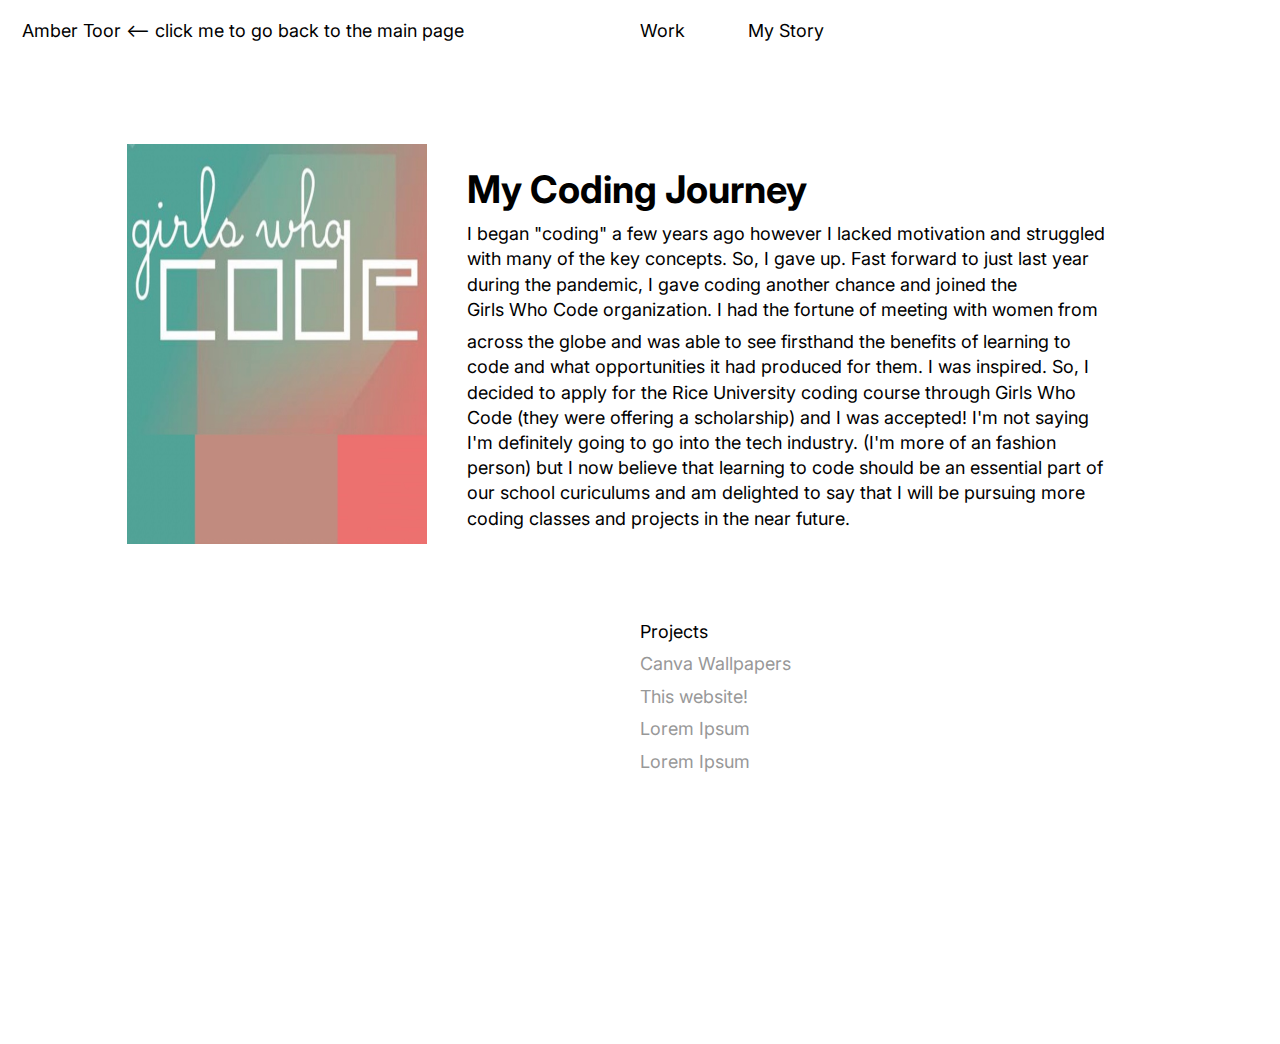
<file: mystory.html>
<!DOCTYPE html>
<!-- saved from url=(0038)https://www.simonfosters.website/about -->
<html
  data-wf-domain="www.simonfosters.website"
  data-wf-page="60fa9c8c4097c4bfb41c71d5"
  data-wf-site="60dc79ab28c396d2972ef3e8"
  class="
    w-mod-js w-mod-ix
    wf-inter-n7-active wf-inter-n4-active wf-inter-n5-active wf-active
  "
>
  <head>
    <meta http-equiv="Content-Type" content="text/html; charset=UTF-8" />
    <style>
      .wf-force-outline-none[tabindex="-1"]:focus {
        outline: none;
      }
    </style>
    <title>My Story - Amber Toor</title>
    <meta
      content="I work with brands, user experiences, interfaces, systems, products and education."
      name="description"
    />
    <meta content="About - Simon Foster" property="og:title" />
    <meta
      content="I work with brands, user experiences, interfaces, systems, products and education."
      property="og:description"
    />
    <meta
      content="https://uploads-ssl.webflow.com/60dc79ab28c396d2972ef3e8/60fc393fe761aeaccd16e656_featured-about.jpg"
      property="og:image"
    />
    <meta content="About - Simon Foster" property="twitter:title" />
    <meta
      content="I work with brands, user experiences, interfaces, systems, products and education."
      property="twitter:description"
    />
    <meta
      content="https://uploads-ssl.webflow.com/60dc79ab28c396d2972ef3e8/60fc393fe761aeaccd16e656_featured-about.jpg"
      property="twitter:image"
    />
    <meta property="og:type" content="website" />
    <meta content="summary_large_image" name="twitter:card" />
    <meta content="width=device-width, initial-scale=1" name="viewport" />
    <meta content="Webflow" name="generator" />
    <link
      href="./css/portfolio.css"
      rel="stylesheet"
      type="text/css"
    />
    <script
      src="./javascript/webfont.js"
      type="text/javascript"
    ></script>
    <link
      rel="stylesheet"
      href="./css/portfolio.css"
      media="all"
    />
    <script type="text/javascript">
      WebFont.load({ google: { families: ["Inter:regular,500,700"] } });
    </script>
    <!--[if lt IE 9
      ]><script
        src="https://cdnjs.cloudflare.com/ajax/libs/html5shiv/3.7.3/html5shiv.min.js"
        type="text/javascript"
      ></script
    ><![endif]-->
    <script type="text/javascript">
      !(function (o, c) {
        var n = c.documentElement,
          t = " w-mod-";
        (n.className += t + "js"),
          ("ontouchstart" in o ||
            (o.DocumentTouch && c instanceof DocumentTouch)) &&
            (n.className += t + "touch");
      })(window, document);
    </script>

  </head>
  <body class="global">

    <header class="masthead">
      <div class="masthead-columns w-row">
        <div class="masthead-logo w-col w-col-6 w-col-medium-6 w-col-tiny-6">
          <a href="index.html" class="logo"
            >Amber Toor <-- click me to go back to the main page</a
          >
        </div>
        <div class="masthead-nav w-col w-col-6 w-col-medium-6 w-col-tiny-6">
          <ul role="list" class="main-nav">
            <li class="nav-item">
              <a href="https://yahoo.com" class="main-nav-link"
                >Work</a
              >
            </li>
            <li class="nav-item">
              <a
                href="about.html"
                aria-current="page"
                class="main-nav-link w--current"
                >My Story</a
              >
            </li>
          </ul>
        </div>
      </div>
    </header>
    
    <header id="top" class="about-header">
      <div class="about-columns swap-order w-row">
        
        <div class="about-column headshot-column w-col w-col-6 w-col-stack">
            <img
            src="./images/mystory_gwc.jpeg"
            loading="lazy"
            style="width:300px; height: 400px;"
            alt="Girls Who Code"
            class=""
          />
        </div>

        <div class="about-column about-info w-col w-col-13 w-col-stack">
          <div class="about-info-container" style="padding-left:40px;">
            <h1 class="mystory-heading">My Coding Journey</h1>
            <p class="mystory-paragraph"></p>
              I began "coding" a few years ago however I lacked motivation 
              and struggled with many of the key concepts. So, I gave up. 
              Fast forward to just last year during the pandemic, I gave 
              coding another chance and joined the 
              
              <a href="https://www.girlswhocode.com" class="linky-link"
                >Girls Who Code</a
                >
                
                organization. I had the fortune of meeting with women from across the globe and was able to see 
                firsthand the benefits of learning to code and what opportunities it had 
                produced for them. I was inspired. So, I decided to apply for the Rice University 
                coding course through Girls Who Code (they were offering a scholarship) and I was 
                accepted! I'm not saying I'm definitely going to go into the tech 
                industry. (I'm more of an fashion person) but I now believe that 
                learning to code should be an essential part of our school curiculums 
                and am delighted to say that I will be pursuing more coding classes and 
                projects in the near future. 
          
            
              
                

              
            </p>
            
          </div>
        </div>
      </div>
    </header>
    
    
    <footer class="global-footer">
      <nav class="footer-nav">
        <h4 class="small-heading">Projects</h4>
        <ul role="list" class="default-vertical-list">
          <li class="vertical-list-item">
           
            
          </li>
          
          <li class="vertical-list-item">
            <a
              href="wallpaper.html"
              class="footer-nav-item"
              >Canva Wallpapers</a
            >
          </li>
          <li class="vertical-list-item">
            <a
              href="index.html"
              class="footer-nav-item"
              >This website!</a
            >
          </li>
          <li class="vertical-list-item">
            <a
              href="index.html"
              class="footer-nav-item"
              >Lorem Ipsum</a
            >
          </li>
          <li class="vertical-list-item">
            <a
              href="index.html"
              class="footer-nav-item"
              >Lorem Ipsum</a
            >
          </li>
        </ul>
        
      </nav>
      
    </footer>
    <script
      src="about/jquery-3.5.1.min.dc5e7f18c8.js"
      type="text/javascript"
      integrity="sha256-9/aliU8dGd2tb6OSsuzixeV4y/faTqgFtohetphbbj0="
      crossorigin="anonymous"
    ></script>
    <script
      src="./javascript/webflow.42bacd0ea.js"
      type="text/javascript"
    ></script>
    <!--[if lte IE 9
      ]><script src="//cdnjs.cloudflare.com/ajax/libs/placeholders/3.0.2/placeholders.min.js"></script
    ><![endif]-->
  </body>
</html>
</file>
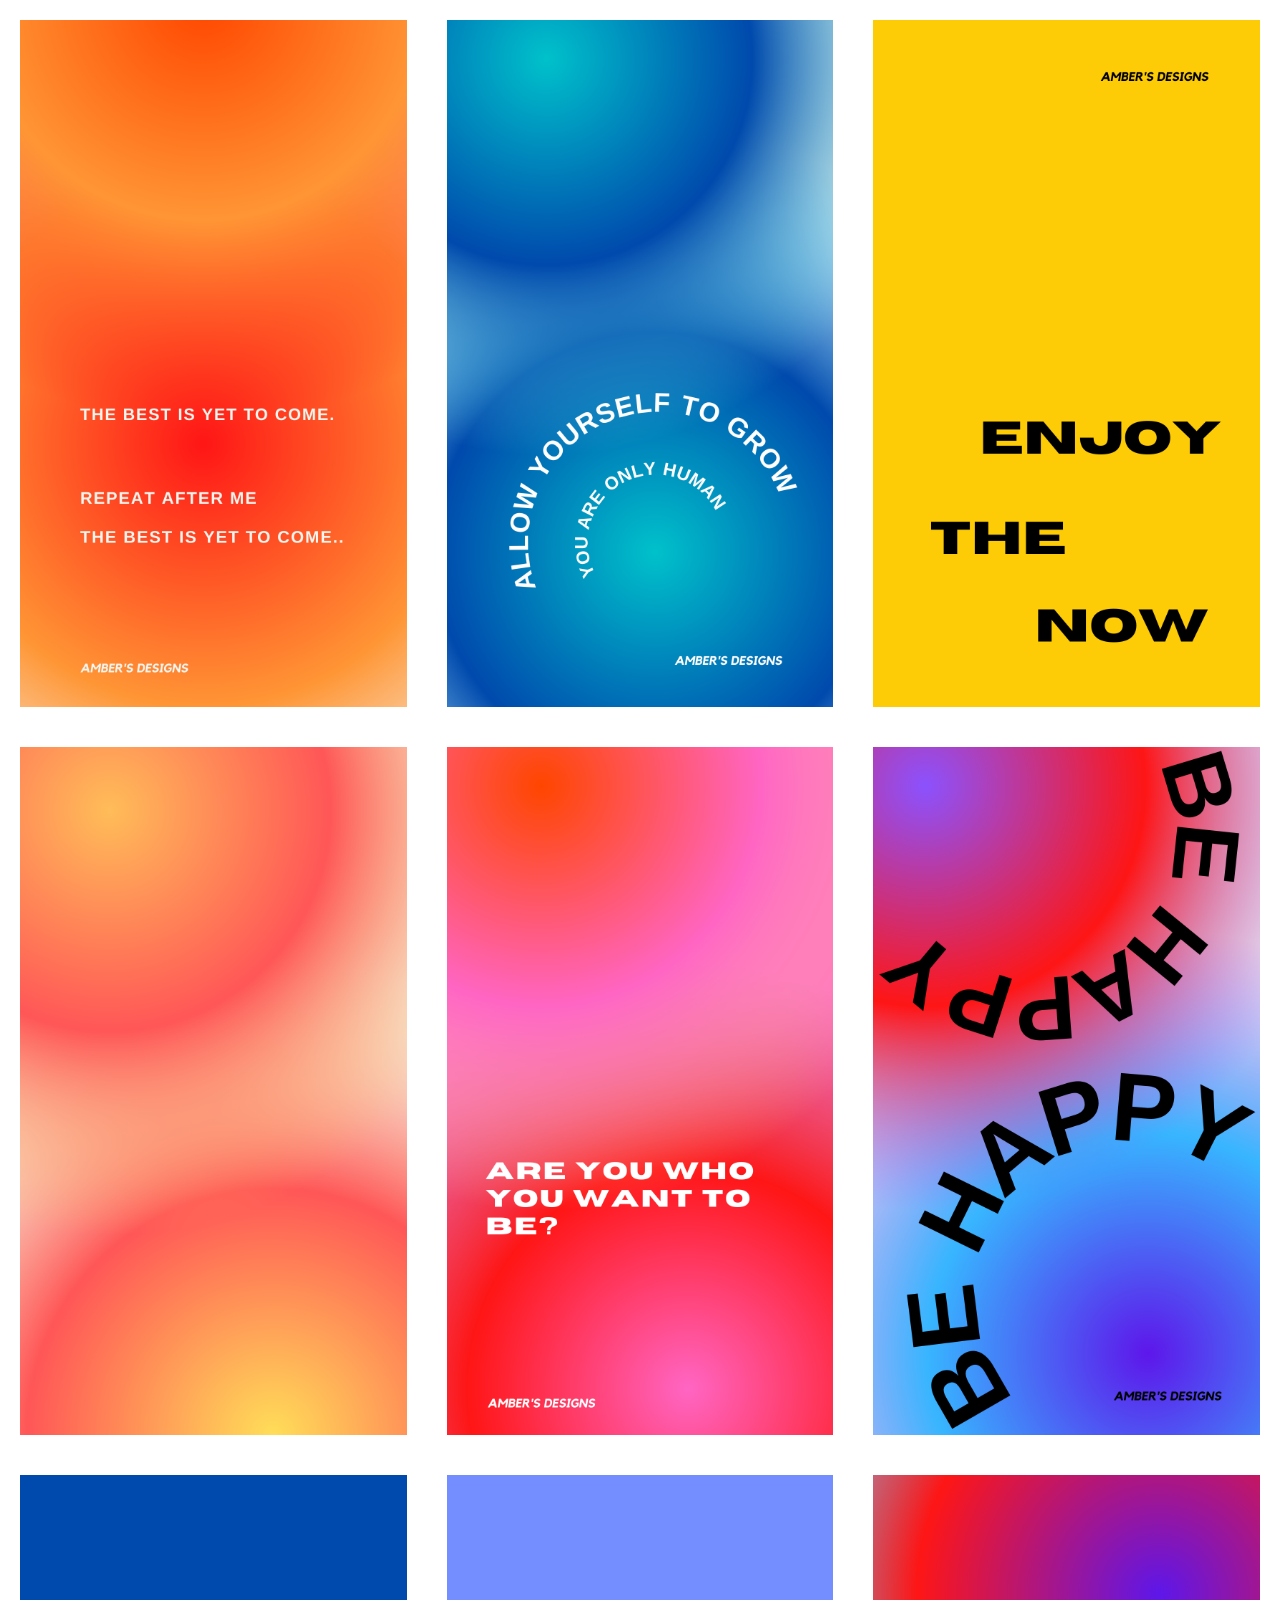
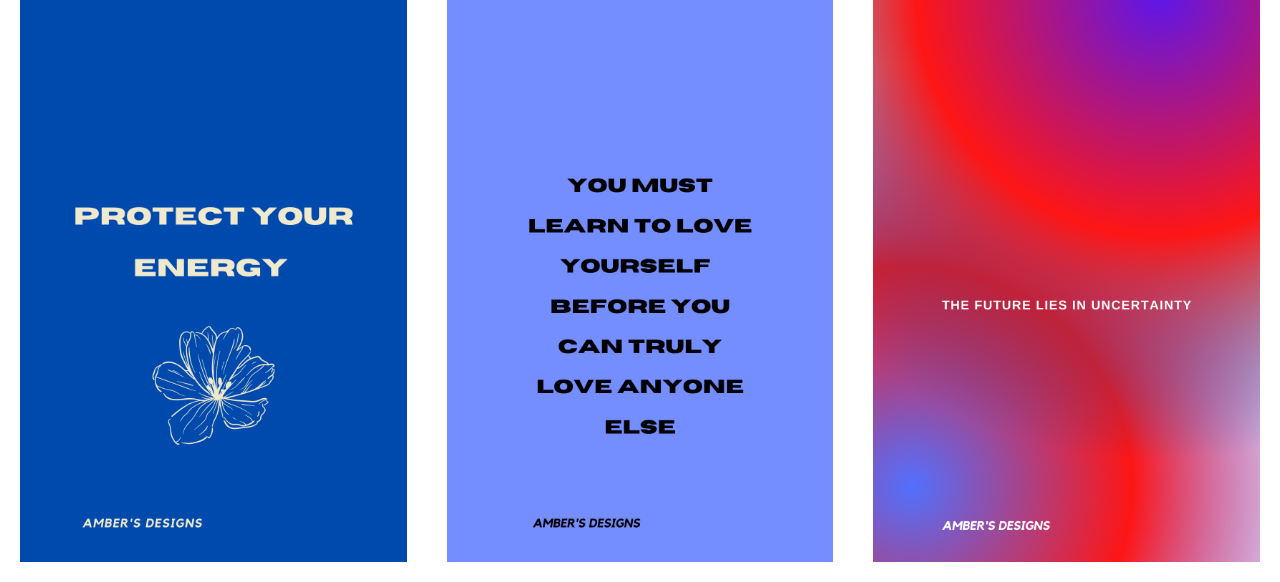
<file: wallpaper.html>
<html>
  <head>

    <!-- various links to portfolio and index -->
    <link rel="stylesheet" href="./css/portfolio.css" />
    <link rel="main file" href="index.html" />
  </head>

  <body>
<!-- first row of images -->
    <!-- BEGIN ROW : 1 -->
    <div class="wallpaper_row">
      <div class="wallpaper_column" style="padding-right: 20px; padding-left: 20px; padding-top: 20px;">
        <img src="./images/wallpaper_best.png" alt="best" style="width: 100%" />
      </div>

      <div class="wallpaper_column" style="padding-right: 20px; padding-left: 20px; padding-top: 20px; ">
        <img src="./images/wallpaper_bluemix.png" alt="blue" style="width: 100%" />
      </div>

      <div class="wallpaper_column" style="padding-right: 20px; padding-left: 20px; padding-top: 20px;">
        <img src="./images/wallpaper_enjoy.png" alt="enjoy" style="width: 100%" />
      </div>
    </div>
    <!-- END   ROW : 1 -->

    <!-- BEGIN ROW : 2 -->
    
    <div class="wallpaper_row">
      <div class="wallpaper_column" style="padding-right: 20px; padding-left: 20px; padding-top: 20px;">
        <img src="./images/wallpaper_orangemix.png" alt="orange" style="width: 100%" />
      </div>

      <div class="wallpaper_column" style="padding-right: 20px; padding-left: 20px; padding-top: 20px;">
        <img src="./images/wallpaper_pinkredmix.png" alt="pink red" style="width: 100%" />
      </div>

      <div class="wallpaper_column" style="padding-right: 20px; padding-left: 20px;padding-top: 20px;">
        <img src="./images/wallpaper_behappy.png" alt="pinkblue" style="width: 100%" />
      </div>
    </div>
    
    <!-- END   ROW : 2 -->

    <!-- BEGIN ROW : 3 -->
    
    <div class="wallpaper_row">
      <div class="wallpaper_column" style="padding-right: 20px; padding-left: 20px; padding-top: 20px;">
        <img src="./images/wallpaper_protect.png" alt="protect" style="width: 100%" />
      </div>

      <div class="wallpaper_column" style="padding-right: 20px; padding-left: 20px; padding-top: 20px;">
        <img
          src="./images/wallpaper_love.png"
          alt="surround"
          style="width: 100%"
        />
      </div>

      <div class="wallpaper_column" style="padding-right: 20px; padding-left: 20px;padding-top: 20px;">
        <img
          src="./images/wallpaper_uncertainty.png"
          alt="future"
          style="width: 100%"
        />
      </div>
    </div>
    
    <!-- END   ROW : 3 -->

  </body>
</html>
</file>
<file: css/portfolio.css>
/* main font family for the entire page */

html {
  font-family: sans-serif;
  -ms-text-size-adjust: 100%;
  -webkit-text-size-adjust: 100%;
  height: 100%;

/* different sections within page */
  
}
article,
aside,
details,
figcaption,
figure,
footer,
header,
hgroup,
main,
menu,
nav,
section,
summary {
  display: block;
}
audio,
canvas,
progress,
video {
  display: inline-block;
  vertical-align: baseline;
}
audio:not([controls]) {
  display: none;
  height: 0;
}
[hidden],
template {
  display: none;
}
a {
  background-color: transparent;
}
a:active,
a:hover {
  outline: 0;
}
abbr[title] {
  border-bottom: 1px dotted;
}
b,
optgroup,
strong {
  font-weight: 700;
}
dfn {
  font-style: italic;
}
h1 {
  margin: 0.67em 0;
}





mark {
  background: #ff0;
  color: #000;
}
small {
  font-size: 80%;
}
sub,
sup {
  font-size: 75%;
  line-height: 0;
  position: relative;
  vertical-align: baseline;
}
sup {
  top: -0.5em;
}
sub {
  bottom: -0.25em;
}
img {
  border: 0;
  max-width: 100%;
  vertical-align: middle;
  display: inline-block;
}

svg:not(:root) {
  overflow: hidden;
}
hr {
  box-sizing: content-box;
  height: 0;
}
pre,
textarea {
  overflow: auto;
}
code,
kbd,
pre,
samp {
  font-family: monospace, monospace;
  font-size: 1em;
}
button,
input,
optgroup,
select,
textarea {
  color: inherit;
  font: inherit;
  margin: 0;
}
button {
  overflow: visible;
}
button,
select {
  text-transform: none;
}
button[disabled],
html input[disabled] {
  cursor: default;
}
button::-moz-focus-inner,
input::-moz-focus-inner {
  border: 0;
  padding: 0;
}
input {
  line-height: normal;
}
input[type="checkbox"],
input[type="radio"] {
  box-sizing: border-box;
  padding: 0;
}
input[type="number"]::-webkit-inner-spin-button,
input[type="number"]::-webkit-outer-spin-button {
  height: auto;
}
input[type="search"] {
  -webkit-appearance: none;
}
input[type="search"]::-webkit-search-cancel-button,
input[type="search"]::-webkit-search-decoration {
  -webkit-appearance: none;
}
legend {
  border: 0;
  padding: 0;
}
table {
  border-collapse: collapse;
  border-spacing: 0;
}
td,
th {
  padding: 0;
}
@font-face {
  font-family: webflow-icons;
  src: url("[data-uri]")
    format("truetype");
  font-weight: 400;
  font-style: normal;
}
[class*=" w-icon-"],
[class^="w-icon-"] {
  font-family: webflow-icons !important;
  speak: none;
  font-style: normal;
  font-weight: 400;
  font-variant: normal;
  text-transform: none;
  line-height: 1;
  -webkit-font-smoothing: antialiased;
  -moz-osx-font-smoothing: grayscale;
}
.w-icon-slider-right:before {
  content: "\e600";
}
.w-icon-slider-left:before {
  content: "\e601";
}
.w-icon-nav-menu:before {
  content: "\e602";
}
.w-icon-arrow-down:before,
.w-icon-dropdown-toggle:before {
  content: "\e603";
}
.w-icon-file-upload-remove:before {
  content: "\e900";
}
.w-icon-file-upload-icon:before {
  content: "\e903";
}
* {
  -webkit-box-sizing: border-box;
  -moz-box-sizing: border-box;
  box-sizing: border-box;
}
html.w-mod-touch * {
  background-attachment: scroll !important;
}
.w-block {
  display: block;
}
.w-inline-block {
  max-width: 100%;
  display: inline-block;
}
.w-clearfix:after,
.w-clearfix:before {
  content: " ";
  display: table;
  grid-column-start: 1;
  grid-row-start: 1;
  grid-column-end: 2;
  grid-row-end: 2;
}
.w-clearfix:after {
  clear: both;
}
.w-hidden {
  display: none;
}
.w-button {
  display: inline-block;
  padding: 9px 15px;
  background-color: #3898ec;
  color: #fff;
  border: 0;
  line-height: inherit;
  text-decoration: none;
  cursor: pointer;
  border-radius: 0;
}
input.w-button {
  -webkit-appearance: button;
}
html[data-w-dynpage] [data-w-cloak] {
  color: transparent !important;
}
.w-webflow-badge,
.w-webflow-badge * {
  position: static;
  left: auto;
  top: auto;
  right: auto;
  bottom: auto;
  z-index: auto;
  display: block;
  visibility: visible;
  overflow: visible;
  overflow-x: visible;
  overflow-y: visible;
  box-sizing: border-box;
  width: auto;
  height: auto;
  max-height: none;
  max-width: none;
  min-height: 0;
  min-width: 0;
  margin: 0;
  padding: 0;
  float: none;
  clear: none;
  border: 0 transparent;
  border-radius: 0;
  background: 0 0;
  box-shadow: none;
  opacity: 1;
  transform: none;
  transition: none;
  direction: ltr;
  font-family: inherit;
  font-weight: inherit;
  color: inherit;
  font-size: inherit;
  line-height: inherit;
  font-style: inherit;
  font-variant: inherit;
  text-align: inherit;
  letter-spacing: inherit;
  text-decoration: inherit;
  text-indent: 0;
  text-transform: inherit;
  list-style-type: disc;
  text-shadow: none;
  font-smoothing: auto;
  vertical-align: baseline;
  cursor: inherit;
  white-space: inherit;
  word-break: normal;
  word-spacing: normal;
  word-wrap: normal;
}
.w-webflow-badge {
  position: fixed !important;
  display: inline-block !important;
  visibility: visible !important;
  z-index: 2147483647 !important;
  top: auto !important;
  right: 12px !important;
  bottom: 12px !important;
  left: auto !important;
  color: #aaadb0 !important;
  background-color: #fff !important;
  border-radius: 3px !important;
  padding: 6px 8px 6px 6px !important;
  font-size: 12px !important;
  opacity: 1 !important;
  line-height: 14px !important;
  text-decoration: none !important;
  transform: none !important;
  margin: 0 !important;
  width: auto !important;
  height: auto !important;
  overflow: visible !important;
  white-space: nowrap;
  box-shadow: 0 0 0 1px rgba(0, 0, 0, 0.1), 0 1px 3px rgba(0, 0, 0, 0.1);
  cursor: pointer;
}
.w-webflow-badge > img {
  display: inline-block !important;
  visibility: visible !important;
  opacity: 1 !important;
  vertical-align: middle !important;
}
h1,
h2,
h3,
h4,
h5,
h6 {
  font-weight: 700;
  margin-bottom: 10px;
}
h1 {
  font-size: 38px;
  line-height: 44px;
  margin-top: 20px;
}
h2 {
  font-size: 32px;
  line-height: 36px;
  margin-top: 20px;
}
h3 {
  font-size: 24px;
  line-height: 30px;
  margin-top: 20px;
}
h4 {
  font-size: 18px;
  line-height: 24px;
  margin-top: 10px;
}
h5 {
  font-size: 14px;
  line-height: 20px;
  margin-top: 10px;
}
h6 {
  font-size: 12px;
  line-height: 18px;
  margin-top: 10px;
}
p {
  margin-top: 0;
  margin-bottom: 10px;
}
blockquote {
  margin: 0 0 10px;
  padding: 10px 20px;
  border-left: 5px solid #e2e2e2;
  font-size: 18px;
  line-height: 22px;
}
figure {
  margin: 0 0 10px;
}
figcaption {
  margin-top: 5px;
  text-align: center;
}
ol,
ul {
  margin-top: 0;
  margin-bottom: 10px;
  padding-left: 40px;
}
.w-list-unstyled {
  padding-left: 0;
  list-style: none;
}
.w-embed:after,
.w-embed:before {
  content: " ";
  display: table;
  grid-column-start: 1;
  grid-row-start: 1;
  grid-column-end: 2;
  grid-row-end: 2;
}
.w-embed:after {
  clear: both;
}
.w-video {
  width: 100%;
  position: relative;
  padding: 0;
}
.w-video embed,
.w-video iframe,
.w-video object {
  position: absolute;
  top: 0;
  left: 0;
  width: 100%;
  height: 100%;
}
fieldset {
  padding: 0;
  margin: 0;
  border: 0;
}
button,
html input[type="button"],
input[type="reset"] {
  -webkit-appearance: button;
  border: 0;
  cursor: pointer;
  -webkit-appearance: button;
}
.w-form {
  margin: 0 0 15px;
}
.w-form-done {
  display: none;
  padding: 20px;
  text-align: center;
  background-color: #ddd;
}
.w-form-fail {
  display: none;
  margin-top: 10px;
  padding: 10px;
  background-color: #ffdede;
}
label {
  display: block;
  margin-bottom: 5px;
  font-weight: 700;
}
.w-input,
.w-select {
  display: block;
  width: 100%;
  height: 38px;
  padding: 8px 12px;
  margin-bottom: 10px;
  font-size: 14px;
  line-height: 1.42857143;
  color: #333;
  vertical-align: middle;
  background-color: #fff;
  border: 1px solid #ccc;
}
.w-input:-moz-placeholder,
.w-select:-moz-placeholder {
  color: #999;
}
.w-input::-moz-placeholder,
.w-select::-moz-placeholder {
  color: #999;
  opacity: 1;
}
.w-input:-ms-input-placeholder,
.w-select:-ms-input-placeholder {
  color: #999;
}
.w-input::-webkit-input-placeholder,
.w-select::-webkit-input-placeholder {
  color: #999;
}
.w-input:focus,
.w-select:focus {
  border-color: #3898ec;
  outline: 0;
}
.w-input[disabled],
.w-input[readonly],
.w-select[disabled],
.w-select[readonly],
fieldset[disabled] .w-input,
fieldset[disabled] .w-select {
  cursor: not-allowed;
  background-color: #eee;
}
textarea.w-input,
textarea.w-select {
  height: auto;
}
.w-select {
  background-color: #f3f3f3;
}
.w-select[multiple] {
  height: auto;
}
.w-form-label {
  display: inline-block;
  cursor: pointer;
  font-weight: 400;
  margin-bottom: 0;
}
.w-radio {
  display: block;
  margin-bottom: 5px;
  padding-left: 20px;
}
.w-radio:after,
.w-radio:before {
  content: " ";
  display: table;
  grid-column-start: 1;
  grid-row-start: 1;
  grid-column-end: 2;
  grid-row-end: 2;
}
.w-radio:after {
  clear: both;
}
.w-radio-input {
  margin: 3px 0 0 -20px;
  line-height: normal;
  float: left;
}
.w-file-upload {
  display: block;
  margin-bottom: 10px;
}
.w-file-upload-input {
  width: 0.1px;
  height: 0.1px;
  opacity: 0;
  overflow: hidden;
  position: absolute;
  z-index: -100;
}
.w-file-upload-default,
.w-file-upload-success,
.w-file-upload-uploading {
  display: inline-block;
  color: #333;
}
.w-file-upload-error {
  display: block;
  margin-top: 10px;
}
.w-file-upload-default.w-hidden,
.w-file-upload-error.w-hidden,
.w-file-upload-success.w-hidden,
.w-file-upload-uploading.w-hidden {
  display: none;
}
.w-file-upload-uploading-btn {
  display: flex;
  font-size: 14px;
  font-weight: 400;
  cursor: pointer;
  margin: 0;
  padding: 8px 12px;
  border: 1px solid #ccc;
  background-color: #fafafa;
}
.w-file-upload-file {
  display: flex;
  flex-grow: 1;
  justify-content: space-between;
  margin: 0;
  padding: 8px 9px 8px 11px;
  border: 1px solid #ccc;
  background-color: #fafafa;
}
.w-file-upload-file-name {
  font-size: 14px;
  font-weight: 400;
  display: block;
}
.w-file-remove-link {
  margin-top: 3px;
  margin-left: 10px;
  width: auto;
  height: auto;
  padding: 3px;
  display: block;
  cursor: pointer;
}
.w-icon-file-upload-remove {
  margin: auto;
  font-size: 10px;
}
.w-file-upload-error-msg {
  display: inline-block;
  color: #ea384c;
  padding: 2px 0;
}
.w-file-upload-info {
  display: inline-block;
  line-height: 38px;
  padding: 0 12px;
}
.w-file-upload-label {
  display: inline-block;
  font-size: 14px;
  font-weight: 400;
  cursor: pointer;
  margin: 0;
  padding: 8px 12px;
  border: 1px solid #ccc;
  background-color: #fafafa;
}
.w-icon-file-upload-icon,
.w-icon-file-upload-uploading {
  display: inline-block;
  margin-right: 8px;
  width: 20px;
}
.w-icon-file-upload-uploading {
  height: 20px;
}
.w-container {
  margin-left: auto;
  margin-right: auto;
  max-width: 940px;
}
.w-container:after,
.w-container:before {
  content: " ";
  display: table;
  grid-column-start: 1;
  grid-row-start: 1;
  grid-column-end: 2;
  grid-row-end: 2;
}
.w-container:after {
  clear: both;
}
.w-container .w-row {
  margin-left: -10px;
  margin-right: -10px;
}
.w-row:after,
.w-row:before {
  content: " ";
  display: table;
  grid-column-start: 1;
  grid-row-start: 1;
  grid-column-end: 2;
  grid-row-end: 2;
}
.w-row:after {
  clear: both;
}
.w-row .w-row {
  margin-left: 0;
  margin-right: 0;
}
.w-col {
  position: relative;
  float: left;
  width: 100%;
  min-height: 1px;
  padding-left: 10px;
  padding-right: 10px;
}
.w-col .w-col {
  padding-left: 0;
  padding-right: 0;
}
.w-col-1 {
  width: 8.33333333%;
}
.w-col-2 {
  width: 16.66666667%;
}
.w-col-3 {
  width: 25%;
}
.w-col-4 {
  width: 33.33333333%;
}
.w-col-5 {
  width: 41.66666667%;
}
.w-col-6 {
  width: 50%;
}
.w-col-7 {
  width: 58.33333333%;
}
.w-col-8 {
  width: 66.66666667%;
}
.w-col-9 {
  width: 75%;
}
.w-col-10 {
  width: 83.33333333%;
}
.w-col-11 {
  width: 91.66666667%;
}
.w-col-12 {
  width: 100%;
}
.w-hidden-main {
  display: none !important;
}
@media screen and (max-width: 991px) {
  .w-container {
    max-width: 728px;
  }
  .w-hidden-main {
    display: inherit !important;
  }
  .w-hidden-medium {
    display: none !important;
  }
  .w-col-medium-1 {
    width: 8.33333333%;
  }
  .w-col-medium-2 {
    width: 16.66666667%;
  }
  .w-col-medium-3 {
    width: 25%;
  }
  .w-col-medium-4 {
    width: 33.33333333%;
  }
  .w-col-medium-5 {
    width: 41.66666667%;
  }
  .w-col-medium-6 {
    width: 50%;
  }
  .w-col-medium-7 {
    width: 58.33333333%;
  }
  .w-col-medium-8 {
    width: 66.66666667%;
  }
  .w-col-medium-9 {
    width: 75%;
  }
  .w-col-medium-10 {
    width: 83.33333333%;
  }
  .w-col-medium-11 {
    width: 91.66666667%;
  }
  .w-col-medium-12 {
    width: 100%;
  }
  .w-col-stack {
    width: 100%;
    left: auto;
    right: auto;
  }
}
@media screen and (max-width: 767px) {
  .w-hidden-main,
  .w-hidden-medium {
    display: inherit !important;
  }
  .w-hidden-small {
    display: none !important;
  }
  .w-container .w-row,
  .w-row {
    margin-left: 0;
    margin-right: 0;
  }
  .w-col {
    width: 100%;
    left: auto;
    right: auto;
  }
  .w-col-small-1 {
    width: 8.33333333%;
  }
  .w-col-small-2 {
    width: 16.66666667%;
  }
  .w-col-small-3 {
    width: 25%;
  }
  .w-col-small-4 {
    width: 33.33333333%;
  }
  .w-col-small-5 {
    width: 41.66666667%;
  }
  .w-col-small-6 {
    width: 50%;
  }
  .w-col-small-7 {
    width: 58.33333333%;
  }
  .w-col-small-8 {
    width: 66.66666667%;
  }
  .w-col-small-9 {
    width: 75%;
  }
  .w-col-small-10 {
    width: 83.33333333%;
  }
  .w-col-small-11 {
    width: 91.66666667%;
  }
  .w-col-small-12 {
    width: 100%;
  }
}
@media screen and (max-width: 479px) {
  .w-container {
    max-width: none;
  }
  .w-hidden-main,
  .w-hidden-medium,
  .w-hidden-small {
    display: inherit !important;
  }
  .w-hidden-tiny {
    display: none !important;
  }
  .w-col {
    width: 100%;
  }
  .w-col-tiny-1 {
    width: 8.33333333%;
  }
  .w-col-tiny-2 {
    width: 16.66666667%;
  }
  .w-col-tiny-3 {
    width: 25%;
  }
  .w-col-tiny-4 {
    width: 33.33333333%;
  }
  .w-col-tiny-5 {
    width: 41.66666667%;
  }
  .w-col-tiny-6 {
    width: 50%;
  }
  .w-col-tiny-7 {
    width: 58.33333333%;
  }
  .w-col-tiny-8 {
    width: 66.66666667%;
  }
  .w-col-tiny-9 {
    width: 75%;
  }
  .w-col-tiny-10 {
    width: 83.33333333%;
  }
  .w-col-tiny-11 {
    width: 91.66666667%;
  }
  .w-col-tiny-12 {
    width: 100%;
  }
}
.w-widget {
  position: relative;
}
.w-widget-map {
  width: 100%;
  height: 400px;
}
.w-widget-map label {
  width: auto;
  display: inline;
}
.w-widget-map img {
  max-width: inherit;
}
.w-widget-map .gm-style-iw {
  text-align: center;
}
.w-widget-map .gm-style-iw > button {
  display: none !important;
}
.w-widget-twitter {
  overflow: hidden;
}
.w-widget-twitter-count-shim {
  display: inline-block;
  vertical-align: top;
  position: relative;
  width: 28px;
  height: 20px;
  text-align: center;
  background: #fff;
  border: 1px solid #758696;
  border-radius: 3px;
}
.w-widget-twitter-count-shim * {
  pointer-events: none;
  -webkit-user-select: none;
  -moz-user-select: none;
  -ms-user-select: none;
  user-select: none;
}
.w-widget-twitter-count-shim .w-widget-twitter-count-inner {
  position: relative;
  font-size: 15px;
  line-height: 12px;
  text-align: center;
  color: #999;
  font-family: serif;
}
.w-widget-twitter-count-shim .w-widget-twitter-count-clear {
  position: relative;
  display: block;
}
.w-widget-twitter-count-shim.w--large {
  width: 36px;
  height: 28px;
}
.w-widget-twitter-count-shim.w--large .w-widget-twitter-count-inner {
  font-size: 18px;
  line-height: 18px;
}
.w-widget-twitter-count-shim:not(.w--vertical) {
  margin-left: 5px;
  margin-right: 8px;
}
.w-widget-twitter-count-shim:not(.w--vertical).w--large {
  margin-left: 6px;
}
.w-widget-twitter-count-shim:not(.w--vertical):after,
.w-widget-twitter-count-shim:not(.w--vertical):before {
  top: 50%;
  left: 0;
  border: solid transparent;
  content: " ";
  height: 0;
  width: 0;
  position: absolute;
  pointer-events: none;
}
.w-widget-twitter-count-shim:not(.w--vertical):before {
  border-color: rgba(117, 134, 150, 0);
  border-right-color: #5d6c7b;
  border-width: 4px;
  margin-left: -9px;
  margin-top: -4px;
}
.w-widget-twitter-count-shim:not(.w--vertical).w--large:before {
  border-width: 5px;
  margin-left: -10px;
  margin-top: -5px;
}
.w-widget-twitter-count-shim:not(.w--vertical):after {
  border-color: rgba(255, 255, 255, 0);
  border-right-color: #fff;
  border-width: 4px;
  margin-left: -8px;
  margin-top: -4px;
}
.w-widget-twitter-count-shim:not(.w--vertical).w--large:after {
  border-width: 5px;
  margin-left: -9px;
  margin-top: -5px;
}
.w-widget-twitter-count-shim.w--vertical {
  width: 61px;
  height: 33px;
  margin-bottom: 8px;
}
.w-widget-twitter-count-shim.w--vertical:after,
.w-widget-twitter-count-shim.w--vertical:before {
  top: 100%;
  left: 50%;
  border: solid transparent;
  content: " ";
  height: 0;
  width: 0;
  position: absolute;
  pointer-events: none;
}
.w-widget-twitter-count-shim.w--vertical:before {
  border-color: rgba(117, 134, 150, 0);
  border-top-color: #5d6c7b;
  border-width: 5px;
  margin-left: -5px;
}
.w-widget-twitter-count-shim.w--vertical:after {
  border-color: rgba(255, 255, 255, 0);
  border-top-color: #fff;
  border-width: 4px;
  margin-left: -4px;
}
.w-widget-twitter-count-shim.w--vertical .w-widget-twitter-count-inner {
  font-size: 18px;
  line-height: 22px;
}
.w-widget-twitter-count-shim.w--vertical.w--large {
  width: 76px;
}
.w-widget-gplus {
  overflow: hidden;
}
.w-background-video {
  position: relative;
  overflow: hidden;
  height: 500px;
  color: #fff;
}
.w-background-video > video {
  background-size: cover;
  background-position: 50% 50%;
  position: absolute;
  margin: auto;
  width: 100%;
  height: 100%;
  right: -100%;
  bottom: -100%;
  top: -100%;
  left: -100%;
  object-fit: cover;
  z-index: -100;
}
.w-background-video > video::-webkit-media-controls-start-playback-button {
  display: none !important;
  -webkit-appearance: none;
}
.w-slider {
  position: relative;
  height: 300px;
  text-align: center;
  background: #ddd;
  clear: both;
  -webkit-tap-highlight-color: transparent;
  tap-highlight-color: rgba(0, 0, 0, 0);
}
.w-slider-mask {
  position: relative;
  display: block;
  overflow: hidden;
  z-index: 1;
  left: 0;
  right: 0;
  height: 100%;
  white-space: nowrap;
}
.w-slide {
  position: relative;
  display: inline-block;
  vertical-align: top;
  width: 100%;
  height: 100%;
  white-space: normal;
  text-align: left;
}
.w-slider-nav {
  position: absolute;
  z-index: 2;
  top: auto;
  right: 0;
  bottom: 0;
  left: 0;
  margin: auto;
  padding-top: 10px;
  height: 40px;
  text-align: center;
  -webkit-tap-highlight-color: transparent;
  tap-highlight-color: rgba(0, 0, 0, 0);
}
.w-slider-nav.w-round > div {
  border-radius: 100%;
}
.w-slider-nav.w-num > div {
  width: auto;
  height: auto;
  padding: 0.2em 0.5em;
  font-size: inherit;
  line-height: inherit;
}
.w-slider-nav.w-shadow > div {
  box-shadow: 0 0 3px rgba(51, 51, 51, 0.4);
}
.w-slider-nav-invert {
  color: #fff;
}
.w-slider-nav-invert > div {
  background-color: rgba(34, 34, 34, 0.4);
}
.w-slider-nav-invert > div.w-active {
  background-color: #222;
}
.w-slider-dot {
  position: relative;
  display: inline-block;
  width: 1em;
  height: 1em;
  background-color: rgba(255, 255, 255, 0.4);
  cursor: pointer;
  margin: 0 3px 0.5em;
  transition: background-color 0.1s, color 0.1s;
}
.w-slider-dot.w-active {
  background-color: #fff;
}
.w-slider-dot:focus {
  outline: 0;
  box-shadow: 0 0 0 2px #fff;
}
.w-slider-dot:focus.w-active {
  box-shadow: none;
}
.w-slider-arrow-left,
.w-slider-arrow-right {
  position: absolute;
  width: 80px;
  top: 0;
  right: 0;
  bottom: 0;
  left: 0;
  margin: auto;
  cursor: pointer;
  overflow: hidden;
  color: #fff;
  font-size: 40px;
  -webkit-tap-highlight-color: transparent;
  tap-highlight-color: rgba(0, 0, 0, 0);
  -webkit-user-select: none;
  -moz-user-select: none;
  -ms-user-select: none;
  user-select: none;
}
.w-slider-arrow-left [class*=" w-icon-"],
.w-slider-arrow-left [class^="w-icon-"],
.w-slider-arrow-right [class*=" w-icon-"],
.w-slider-arrow-right [class^="w-icon-"] {
  position: absolute;
}
.w-slider-arrow-left:focus,
.w-slider-arrow-right:focus {
  outline: 0;
}
.w-slider-arrow-left {
  z-index: 3;
  right: auto;
}
.w-slider-arrow-right {
  z-index: 4;
  left: auto;
}
.w-icon-slider-left,
.w-icon-slider-right {
  top: 0;
  right: 0;
  bottom: 0;
  left: 0;
  margin: auto;
  width: 1em;
  height: 1em;
}
.w-slider-aria-label {
  border: 0;
  clip: rect(0 0 0 0);
  height: 1px;
  margin: -1px;
  overflow: hidden;
  padding: 0;
  position: absolute;
  width: 1px;
}
.w-slider-force-show {
  display: block !important;
}
.w-dropdown {
  display: inline-block;
  position: relative;
  text-align: left;
  margin-left: auto;
  margin-right: auto;
  z-index: 900;
}
.w-dropdown-btn,
.w-dropdown-link,
.w-dropdown-toggle {
  position: relative;
  vertical-align: top;
  text-decoration: none;
  color: #222;
  padding: 20px;
  text-align: left;
  margin-left: auto;
  margin-right: auto;
  white-space: nowrap;
}
.w-dropdown-toggle {
  -webkit-user-select: none;
  -moz-user-select: none;
  -ms-user-select: none;
  user-select: none;
  display: inline-block;
  cursor: pointer;
  padding-right: 40px;
}
.w-dropdown-toggle:focus {
  outline: 0;
}
.w-icon-dropdown-toggle {
  position: absolute;
  top: 0;
  right: 0;
  bottom: 0;
  margin: auto 20px auto auto;
  width: 1em;
  height: 1em;
}
.w-dropdown-list {
  position: absolute;
  background: #ddd;
  display: none;
  min-width: 100%;
}
.w-dropdown-list.w--open {
  display: block;
}
.w-dropdown-link {
  padding: 10px 20px;
  display: block;
  color: #222;
}
.w-dropdown-link.w--current {
  color: #0082f3;
}
.w-dropdown-link:focus {
  outline: 0;
}
@media screen and (max-width: 767px) {
  .w-nav-brand {
    padding-left: 10px;
  }
}
.w-lightbox-backdrop {
  cursor: auto;
  font-style: normal;
  font-variant: normal;
  letter-spacing: normal;
  list-style: disc;
  text-indent: 0;
  text-shadow: none;
  text-transform: none;
  visibility: visible;
  white-space: normal;
  word-break: normal;
  word-spacing: normal;
  word-wrap: normal;
  position: fixed;
  top: 0;
  right: 0;
  bottom: 0;
  left: 0;
  color: #fff;
  font-family: "Helvetica Neue", Helvetica, Ubuntu, "Segoe UI", Verdana,
    sans-serif;
  font-size: 17px;
  line-height: 1.2;
  font-weight: 300;
  text-align: center;
  background: rgba(0, 0, 0, 0.9);
  z-index: 2000;
  outline: 0;
  opacity: 0;
  -webkit-user-select: none;
  -moz-user-select: none;
  -ms-user-select: none;
  -webkit-tap-highlight-color: transparent;
  -webkit-transform: translate(0, 0);
}
.w-lightbox-backdrop,
.w-lightbox-container {
  height: 100%;
  overflow: auto;
  -webkit-overflow-scrolling: touch;
}
.w-lightbox-content {
  position: relative;
  height: 100vh;
  overflow: hidden;
}
.w-lightbox-view {
  position: absolute;
  width: 100vw;
  height: 100vh;
  opacity: 0;
}
.w-lightbox-view:before {
  content: "";
  height: 100vh;
}
.w-lightbox-group,
.w-lightbox-group .w-lightbox-view,
.w-lightbox-group .w-lightbox-view:before {
  height: 86vh;
}
.w-lightbox-frame,
.w-lightbox-view:before {
  display: inline-block;
  vertical-align: middle;
}
.w-lightbox-figure {
  position: relative;
  margin: 0;
}
.w-lightbox-group .w-lightbox-figure {
  cursor: pointer;
}
.w-lightbox-img {
  width: auto;
  height: auto;
  max-width: none;
}
.w-lightbox-image {
  display: block;
  float: none;
  max-width: 100vw;
  max-height: 100vh;
}
.w-lightbox-group .w-lightbox-image {
  max-height: 86vh;
}
.w-lightbox-caption {
  position: absolute;
  right: 0;
  bottom: 0;
  left: 0;
  padding: 0.5em 1em;
  background: rgba(0, 0, 0, 0.4);
  text-align: left;
  text-overflow: ellipsis;
  white-space: nowrap;
  overflow: hidden;
}
.w-lightbox-embed {
  position: absolute;
  top: 0;
  right: 0;
  bottom: 0;
  left: 0;
  width: 100%;
  height: 100%;
}
.w-lightbox-control {
  position: absolute;
  top: 0;
  width: 4em;
  background-size: 24px;
  background-repeat: no-repeat;
  background-position: center;
  cursor: pointer;
  -webkit-transition: 0.3s;
  transition: 0.3s;
}
.w-lightbox-left {
  display: none;
  bottom: 0;
  left: 0;
  background-image: url("[data-uri]");
}
.w-lightbox-right {
  display: none;
  right: 0;
  bottom: 0;
  background-image: url("[data-uri]");
}
.w-lightbox-close {
  right: 0;
  height: 2.6em;
  background-image: url("[data-uri]");
  background-size: 18px;
}
.w-lightbox-strip {
  position: absolute;
  bottom: 0;
  left: 0;
  right: 0;
  padding: 0 1vh;
  line-height: 0;
  white-space: nowrap;
  overflow-x: auto;
  overflow-y: hidden;
}
.w-lightbox-item {
  display: inline-block;
  width: 10vh;
  padding: 2vh 1vh;
  box-sizing: content-box;
  cursor: pointer;
  -webkit-transform: translate3d(0, 0, 0);
}
.w-lightbox-active {
  opacity: 0.3;
}
.w-lightbox-thumbnail {
  position: relative;
  height: 10vh;
  background: #222;
  overflow: hidden;
}
.w-lightbox-thumbnail-image {
  position: absolute;
  top: 0;
  left: 0;
}
.w-lightbox-thumbnail .w-lightbox-tall {
  top: 50%;
  width: 100%;
  -webkit-transform: translate(0, -50%);
  -ms-transform: translate(0, -50%);
  transform: translate(0, -50%);
}
.w-lightbox-thumbnail .w-lightbox-wide {
  left: 50%;
  height: 100%;
  -webkit-transform: translate(-50%, 0);
  -ms-transform: translate(-50%, 0);
  transform: translate(-50%, 0);
}
.w-lightbox-spinner {
  position: absolute;
  top: 50%;
  left: 50%;
  box-sizing: border-box;
  width: 40px;
  height: 40px;
  margin-top: -20px;
  margin-left: -20px;
  border: 5px solid rgba(0, 0, 0, 0.4);
  border-radius: 50%;
  -webkit-animation: 0.8s linear infinite spin;
  animation: 0.8s linear infinite spin;
}
.w-lightbox-spinner:after {
  content: "";
  position: absolute;
  top: -4px;
  right: -4px;
  bottom: -4px;
  left: -4px;
  border: 3px solid transparent;
  border-bottom-color: #fff;
  border-radius: 50%;
}
.w-lightbox-hide {
  display: none;
}
.w-lightbox-noscroll {
  overflow: hidden;
}
@media (min-width: 768px) {
  .w-lightbox-content {
    height: 96vh;
    margin-top: 2vh;
  }
  .w-lightbox-view,
  .w-lightbox-view:before {
    height: 96vh;
  }
  .w-lightbox-group,
  .w-lightbox-group .w-lightbox-view,
  .w-lightbox-group .w-lightbox-view:before {
    height: 84vh;
  }
  .w-lightbox-image {
    max-width: 96vw;
    max-height: 96vh;
  }
  .w-lightbox-group .w-lightbox-image {
    max-width: 82.3vw;
    max-height: 84vh;
  }
  .w-lightbox-left,
  .w-lightbox-right {
    display: block;
    opacity: 0.5;
  }
  .w-lightbox-close {
    opacity: 0.8;
  }
  .w-lightbox-control:hover {
    opacity: 1;
  }
}
.w-lightbox-inactive,
.w-lightbox-inactive:hover {
  opacity: 0;
}
.w-richtext:after,
.w-richtext:before {
  content: " ";
  display: table;
  grid-column-start: 1;
  grid-row-start: 1;
  grid-column-end: 2;
  grid-row-end: 2;
}
.w-richtext:after {
  clear: both;
}
.w-richtext[contenteditable="true"]:after,
.w-richtext[contenteditable="true"]:before {
  white-space: initial;
}
.w-richtext ol,
.w-richtext ul {
  overflow: hidden;
}
.w-richtext .w-richtext-figure-selected.w-richtext-figure-type-image div,
.w-richtext .w-richtext-figure-selected.w-richtext-figure-type-video div:after,
.w-richtext .w-richtext-figure-selected[data-rt-type="image"] div,
.w-richtext .w-richtext-figure-selected[data-rt-type="video"] div:after {
  outline: #2895f7 solid 2px;
}
.w-richtext figure.w-richtext-figure-type-video > div:after,
.w-richtext figure[data-rt-type="video"] > div:after {
  content: "";
  position: absolute;
  display: none;
  left: 0;
  top: 0;
  right: 0;
  bottom: 0;
}
.w-richtext figure {
  position: relative;
  max-width: 60%;
}
.w-richtext figure > div:before {
  cursor: default !important;
}
.w-richtext figure img {
  width: 100%;
}
.w-richtext figure figcaption.w-richtext-figcaption-placeholder {
  opacity: 0.6;
}
.w-richtext figure div {
  font-size: 0;
  color: transparent;
}
.w-richtext figure.w-richtext-figure-type-image,
.w-richtext figure[data-rt-type="image"] {
  display: table;
}
.w-richtext figure.w-richtext-figure-type-image > div,
.w-richtext figure[data-rt-type="image"] > div {
  display: inline-block;
}
.w-richtext figure.w-richtext-figure-type-image > figcaption,
.w-richtext figure[data-rt-type="image"] > figcaption {
  display: table-caption;
  caption-side: bottom;
}
.w-richtext figure.w-richtext-figure-type-video,
.w-richtext figure[data-rt-type="video"] {
  width: 60%;
  height: 0;
}
.w-richtext figure.w-richtext-figure-type-video iframe,
.w-richtext figure[data-rt-type="video"] iframe {
  position: absolute;
  top: 0;
  left: 0;
  width: 100%;
  height: 100%;
}
.w-richtext figure.w-richtext-figure-type-video > div,
.w-richtext figure[data-rt-type="video"] > div {
  width: 100%;
}
.w-richtext figure.w-richtext-align-center {
  margin-right: auto;
  margin-left: auto;
  clear: both;
}
.w-richtext figure.w-richtext-align-center.w-richtext-figure-type-image > div,
.w-richtext figure.w-richtext-align-center[data-rt-type="image"] > div {
  max-width: 100%;
}
.w-richtext figure.w-richtext-align-normal {
  clear: both;
}
.w-richtext figure.w-richtext-align-fullwidth {
  width: 100%;
  max-width: 100%;
  text-align: center;
  clear: both;
  display: block;
  margin-right: auto;
  margin-left: auto;
}
.w-richtext figure.w-richtext-align-fullwidth > div {
  display: inline-block;
  padding-bottom: inherit;
}
.w-richtext figure.w-richtext-align-fullwidth > figcaption {
  display: block;
}
.w-richtext figure.w-richtext-align-floatleft {
  float: left;
  margin-right: 15px;
  clear: none;
}
.w-richtext figure.w-richtext-align-floatright {
  float: right;
  margin-left: 15px;
  clear: none;
}
.w-nav {
  position: relative;
  background: #ddd;
  z-index: 1000;
}
.w-nav:after,
.w-nav:before {
  content: " ";
  display: table;
  grid-column-start: 1;
  grid-row-start: 1;
  grid-column-end: 2;
  grid-row-end: 2;
}
.w-nav:after {
  clear: both;
}
.w-nav-brand {
  position: relative;
  float: left;
  text-decoration: none;
  color: #333;
}
.w-nav-link {
  position: relative;
  display: inline-block;
  vertical-align: top;
  text-decoration: none;
  color: #222;
  padding: 20px;
  text-align: left;
  margin-left: auto;
  margin-right: auto;
}
.w-nav-link.w--current {
  color: #0082f3;
}
.w-nav-menu {
  position: relative;
  float: right;
}
[data-nav-menu-open] {
  display: block !important;
  position: absolute;
  top: 100%;
  left: 0;
  right: 0;
  background: #c8c8c8;
  text-align: center;
  overflow: visible;
  min-width: 200px;
}
.w--nav-link-open {
  display: block;
  position: relative;
}
.w-nav-overlay {
  position: absolute;
  overflow: hidden;
  display: none;
  top: 100%;
  left: 0;
  right: 0;
  width: 100%;
}
.w-nav-overlay [data-nav-menu-open] {
  top: 0;
}
.w-nav[data-animation="over-left"] .w-nav-overlay {
  width: auto;
}
.w-nav[data-animation="over-left"] .w-nav-overlay,
.w-nav[data-animation="over-left"] [data-nav-menu-open] {
  right: auto;
  z-index: 1;
  top: 0;
}
.w-nav[data-animation="over-right"] .w-nav-overlay {
  width: auto;
}
.w-nav[data-animation="over-right"] .w-nav-overlay,
.w-nav[data-animation="over-right"] [data-nav-menu-open] {
  left: auto;
  z-index: 1;
  top: 0;
}
.w-nav-button {
  position: relative;
  float: right;
  padding: 18px;
  font-size: 24px;
  display: none;
  cursor: pointer;
  -webkit-tap-highlight-color: transparent;
  tap-highlight-color: rgba(0, 0, 0, 0);
  -webkit-user-select: none;
  -moz-user-select: none;
  -ms-user-select: none;
  user-select: none;
}
.w-nav-button:focus {
  outline: 0;
}
.w-nav-button.w--open {
  background-color: #c8c8c8;
  color: #fff;
}
.w-nav[data-collapse="all"] .w-nav-menu {
  display: none;
}
.w--nav-dropdown-open,
.w--nav-dropdown-toggle-open,
.w-nav[data-collapse="all"] .w-nav-button {
  display: block;
}
.w--nav-dropdown-list-open {
  position: static;
}
@media screen and (max-width: 991px) {
  .w-nav[data-collapse="medium"] .w-nav-menu {
    display: none;
  }
  .w-nav[data-collapse="medium"] .w-nav-button {
    display: block;
  }
}
@media screen and (max-width: 767px) {
  .w-nav[data-collapse="small"] .w-nav-menu {
    display: none;
  }
  .w-nav[data-collapse="small"] .w-nav-button {
    display: block;
  }
  .w-nav-brand {
    padding-left: 10px;
  }
}
.w-tabs {
  position: relative;
}
.w-tabs:after,
.w-tabs:before {
  content: " ";
  display: table;
  grid-column-start: 1;
  grid-row-start: 1;
  grid-column-end: 2;
  grid-row-end: 2;
}
.w-tabs:after {
  clear: both;
}
.w-tab-menu {
  position: relative;
}
.w-tab-link {
  position: relative;
  display: inline-block;
  vertical-align: top;
  text-decoration: none;
  padding: 9px 30px;
  text-align: left;
  cursor: pointer;
  color: #222;
  background-color: #ddd;
}
.w-tab-link.w--current {
  background-color: #c8c8c8;
}
.w-tab-link:focus {
  outline: 0;
}
.w-tab-content {
  position: relative;
  display: block;
  overflow: hidden;
}
.w-tab-pane {
  position: relative;
  display: none;
}
.w--tab-active {
  display: block;
}
@media screen and (max-width: 479px) {
  .w-nav[data-collapse="tiny"] .w-nav-menu {
    display: none;
  }
  .w-nav[data-collapse="tiny"] .w-nav-button,
  .w-tab-link {
    display: block;
  }
}
.w-ix-emptyfix:after {
  content: "";
}
@keyframes spin {
  0% {
    transform: rotate(0);
  }
  100% {
    transform: rotate(360deg);
  }
}
.w-dyn-empty {
  padding: 10px;
  background-color: #ddd;
}
.w-condition-invisible,
.w-dyn-bind-empty,
.w-dyn-hide {
  display: none !important;
}
body {
  margin: 0;
  min-height: 100%;
  background-color: #fff;
  font-family: Arial, "Helvetica Neue", Helvetica, sans-serif;
  color: #333;
  font-size: 14px;
  line-height: 20px;
}
.global {
  font-family: Inter, sans-serif;
  color: #000;
  font-size: 18px;
  line-height: 1.4em;
  font-weight: 400;
}
.home-hero {
  position: -webkit-sticky;
  position: sticky;
  display: -webkit-box;
  display: -webkit-flex;
  display: -ms-flexbox;
  display: flex;
  height: 100vh;
  -webkit-box-orient: vertical;
  -webkit-box-direction: normal;
  -webkit-flex-direction: column;
  -ms-flex-direction: column;
  flex-direction: column;
  -webkit-box-pack: center;
  -webkit-justify-content: center;
  -ms-flex-pack: center;
  justify-content: center;
  color: #000;
}
.home-hero.btn-ma {
  position: fixed;
  top: 0;
  z-index: 0;
  height: auto;
  min-height: 100vh;
  -webkit-box-orient: vertical;
  -webkit-box-direction: normal;
  -webkit-flex-direction: column;
  -ms-flex-direction: column;
  flex-direction: column;
  line-height: 1.2em;
}
.masthead {
  position: absolute;
  left: 0;
  top: 0;
  right: 0;
  bottom: auto;
}
.masthead-logo {
  padding-top: 1em;
  padding-left: 0;
}
.masthead-nav {
  padding-top: 1em;
  padding-right: 0;
  padding-left: 0;
}
.logo {
  display: inline-block;
  margin-left: 1.2em;
  padding-bottom: 0.4em;
  color: #000;
  text-decoration: none;
}
.logo:hover {
  background-image: url("https://uploads-ssl.webflow.com/60dc79ab28c396d2972ef3e8/60ef4d5099267103695efbda_chevy.svg");
  background-position: 0 100%;
  background-size: 0.6em;
  background-repeat: repeat-x;
  color: #000;
  text-decoration: none;
}
.logo.w--current {
  line-height: 1.4em;
}
.logo.white {
  color: #fff;
}
.logo.white:hover {
  background-image: url("https://uploads-ssl.webflow.com/60dc79ab28c396d2972ef3e8/60ef4fbace0dc26dfc4ed97c_chevy-white.svg");
}
.logo.lba-green {
  color: #cbe430;
}
.logo.lba-green:hover {
  background-image: url("https://uploads-ssl.webflow.com/60dc79ab28c396d2972ef3e8/60ef4fe969abb19b75aa7bff_chevy-lba-green.svg");
}
.main-nav {
  position: relative;
  display: inline-block;
  margin-bottom: 0;
  padding-left: 0;
  list-style-type: none;
}
.main-nav-link {
  display: inline-block;
  padding-bottom: 0.4em;
  color: #000;
  text-decoration: none;
}
.main-nav-link:hover {
  background-image: url("https://uploads-ssl.webflow.com/60dc79ab28c396d2972ef3e8/60ef4d5099267103695efbda_chevy.svg");
  background-position: 0 100%;
  background-size: 0.6em;
  background-repeat: repeat-x;
  color: #000;
  text-decoration: none;
}
.main-nav-link.w--current {
  line-height: 1.4em;
}
.main-nav-link.white {
  color: #fff;
}
.main-nav-link.white:hover {
  background-image: url("https://uploads-ssl.webflow.com/60dc79ab28c396d2972ef3e8/60ef4fbace0dc26dfc4ed97c_chevy-white.svg");
}
.main-nav-link.lba-green {
  color: #cbe430;
}
.main-nav-link.lba-green:hover {
  background-image: url("https://uploads-ssl.webflow.com/60dc79ab28c396d2972ef3e8/60ef4fe969abb19b75aa7bff_chevy-lba-green.svg");
}
.nav-item {
  display: inline-block;
  margin-right: 3.2em;
}
.home-hero-heading {
  position: relative;
  z-index: 0;
  margin: 0 17.5% 0.8em 12.5%;
  font-size: 4vw;
  line-height: 1.1em;
  font-weight: 400;
  letter-spacing: 0;
}
.link-in-heading {
  display: inline-block;
  padding-bottom: 0.2em;
  border-bottom: 0 #000;
  background-image: url("https://uploads-ssl.webflow.com/60dc79ab28c396d2972ef3e8/60ef57aac2608fe76ce5d0f3_long-bloody-chevs.svg");
  background-position: 0 100%;
  background-size: 6em;
  background-repeat: no-repeat;
  color: #000;
  text-decoration: none;
}
.link-in-heading:hover {
  border-bottom-color: #989898;
  background-image: url("https://uploads-ssl.webflow.com/60dc79ab28c396d2972ef3e8/60ef57aac2608fe76ce5d0f3_long-bloody-chevs.svg");
  background-position: 14px 100%;
  background-repeat: repeat-x;
  color: #000;
}
.home-project-container {
  position: relative;
  z-index: 99999;
  margin-top: 100vh;
}
.project-hero {
  position: -webkit-sticky;
  position: sticky;
  top: 0;
  display: -webkit-box;
  display: -webkit-flex;
  display: -ms-flexbox;
  display: flex;
  height: 100vh;
}
.project-hero.ma-project-hero {
  background-color: #ffed8b;
  background-image: url("https://uploads-ssl.webflow.com/60dc79ab28c396d2972ef3e8/60e067abbd197c7941b6ee9a_ma-hero-2.jpg");
  background-position: 100% 50%;
  background-size: auto 100%;
  background-repeat: no-repeat;
}
.project-hero.curzon-project-hero {
  background-color: #fff;
  background-image: url("https://uploads-ssl.webflow.com/60dc79ab28c396d2972ef3e8/60dc9a84de33535e30eb7c0b_curzon-home.jpg");
  background-position: 86% 40%;
  background-size: auto 80%;
  background-repeat: no-repeat;
}
.project-hero.tig-project-hero {
  background-image: url("https://uploads-ssl.webflow.com/60dc79ab28c396d2972ef3e8/60dc9d77c7d56a1fdb0acbbb_tig-home-2.jpg");
  background-position: 50% 50%;
  background-size: cover;
  background-repeat: no-repeat;
}
.project-hero.lba-project-hero {
  background-color: #000;
  background-image: url("https://uploads-ssl.webflow.com/60dc79ab28c396d2972ef3e8/60dcce065fc2872ef0eb9152_lba-home.svg");
  background-position: 90% 32%;
  background-size: auto 80%;
  background-repeat: no-repeat;
}
.project-hero.eic-project-hero {
  background-color: #df3734;
  background-image: url("wallpaper2you_250521.jpeg");
  background-position: 50% 0;
  background-size: cover;
  background-repeat: no-repeat;
}
.project-hero.ff-project-hero {
  position: -webkit-sticky;
  position: sticky;
  z-index: 99;
  background-color: #f6eae3;
  background-image: url("https://uploads-ssl.webflow.com/60dc79ab28c396d2972ef3e8/60ddeffa2f2e37119da5f267_ff-home.svg");
  background-position: 90% 50%;
  background-size: auto 34%;
  background-repeat: no-repeat;
}
.project-hero.ff-project-hero.non-sticky {
  z-index: auto;
}
.home-project-cta {
  display: -webkit-box;
  display: -webkit-flex;
  display: -ms-flexbox;
  display: flex;
  width: 40%;
  padding-bottom: 0;
  padding-left: 4%;
  -webkit-box-orient: vertical;
  -webkit-box-direction: normal;
  -webkit-flex-direction: column;
  -ms-flex-direction: column;
  flex-direction: column;
  -webkit-box-pack: end;
  -webkit-justify-content: flex-end;
  -ms-flex-pack: end;
  justify-content: flex-end;
  -webkit-box-align: start;
  -webkit-align-items: flex-start;
  -ms-flex-align: start;
  align-items: flex-start;
  -webkit-align-self: center;
  -ms-flex-item-align: center;
  align-self: center;
}
.home-project-summary {
  display: -webkit-box;
  display: -webkit-flex;
  display: -ms-flexbox;
  display: flex;
  margin-top: 0;
  margin-bottom: 0;
  -webkit-box-orient: vertical;
  -webkit-box-direction: normal;
  -webkit-flex-direction: column;
  -ms-flex-direction: column;
  flex-direction: column;
  color: #000;
  font-size: 3vw;
  line-height: 1.2em;
  font-weight: 400;
  text-decoration: none;
}
.home-project-summary.white {
  color: #fff;
}
.home-project-summary.black {
  color: rgb(0, 0, 0);
}
.home-project-summary.lba-green {
  color: #cbe430;
}
.home-project-title {
  margin-top: 1.6em;
  color: #000;
  font-weight: 400;
}
.home-project-title.white {
  width: 100%;
  color: #fff;
}

.home-project-title.gray {
  width: 100%;
  color: rgb(58, 53, 53);
}

.home-project-title.lba-green {
  color: #cbe430;
}
.home-cta-arrow {
  width: 4em;
  margin-bottom: 0.8em;
  margin-left: -6px;
  padding-top: 0.8em;
}
.home-cta-arrow.down {
  margin-bottom: 0.8em;
  margin-left: -16px;
  padding-top: 0.8em;
}
.home-project-cta-link {
  display: block;
  margin-top: 0;
  text-decoration: none;
}
.global-footer {
  position: relative;
  z-index: 999;
  display: block;
  padding-bottom: 0.8em;
  background-color: #fff;
}
.copyright {
  margin-bottom: 0;
  margin-left: 1.2em;
}
.footer-nav {
  position: relative;
  display: -webkit-box;
  display: -webkit-flex;
  display: -ms-flexbox;
  display: flex;
  width: 50%;
  margin-left: 50%;
  padding-top: 4em;
  padding-bottom: 4em;
  -webkit-box-orient: vertical;
  -webkit-box-direction: normal;
  -webkit-flex-direction: column;
  -ms-flex-direction: column;
  flex-direction: column;
}
.small-heading {
  max-width: 80%;
  margin-top: 0;
  margin-bottom: 0;
  font-size: 1em;
  line-height: 1.8em;
  font-weight: 400;
}
.small-heading.selected-teaching {
  margin-bottom: 6px;
  margin-left: 18.75%;
}
.default-vertical-list {
  max-width: 80%;
  margin-bottom: 0;
  padding-left: 0;
  list-style-type: none;
}
.footer-nav-item {
  display: inline;
  padding-bottom: 0.4em;
  color: #989898;
  font-size: 1em;
  line-height: 0;
  text-decoration: none;
}
.footer-nav-item:hover {
  background-image: url("https://uploads-ssl.webflow.com/60dc79ab28c396d2972ef3e8/60ef4eee57f5a448cef6625b_chevy-grey.svg");
  background-position: 0 100%;
  background-size: 0.6em;
  background-repeat: repeat-x;
  text-decoration: none;
}
.footer-nav-item.w--current {
  color: #989898;
  text-decoration: line-through;
}
.footer-nav-item.w--current:hover {
  background-image: none;
}
.top {
  position: absolute;
  left: auto;
  top: 4em;
  right: 1.2em;
  bottom: 0;
  z-index: 999;
  display: inline-block;
  margin-bottom: 1.2em;
  -webkit-transition: 0.2s ease-in-out;
  transition: 0.2s ease-in-out;
}
.top:hover {
  -webkit-transform: translate(0, -0.8em);
  -ms-transform: translate(0, -0.8em);
  transform: translate(0, -0.8em);
}
.top.w--current {
  z-index: 999;
  -webkit-transition: 0.2s ease-in-out;
  transition: 0.2s ease-in-out;
}
.top.w--current:hover {
  -webkit-transform: translate(0, -0.8em);
  -ms-transform: translate(0, -0.8em);
  transform: translate(0, -0.8em);
}
.image {
  position: relative;
  display: block;
}
.vertical-list-item {
  max-width: none;
  color: #989898;
  line-height: 1.8em;
}
.see-work {
  position: absolute;
  left: 0;
  top: auto;
  right: 0;
  bottom: 3.2%;
  width: 100%;
  padding-top: 1.6em;
  padding-bottom: 1.6em;
  -webkit-transition: 0.2s ease-in-out;
  transition: 0.2s ease-in-out;
  text-align: center;
}
.see-work:hover {
  -webkit-transform: translate(0, 0.8em);
  -ms-transform: translate(0, 0.8em);
  transform: translate(0, 0.8em);
}
.cta-with-arrow {
  margin-top: 3.2em;
  padding-bottom: 2px;
  padding-left: 2em;
  background-image: url("https://uploads-ssl.webflow.com/60dc79ab28c396d2972ef3e8/60dc79ab28c396424a2ef3ef_arrow-right.svg");
  background-position: 0 50%;
  background-size: auto 1em;
  background-repeat: no-repeat;
  -webkit-transition: 0.2s ease-in-out;
  transition: 0.2s ease-in-out;
  color: #000;
  font-weight: 400;
  text-decoration: none;
}
.cta-with-arrow:hover {
  background-position: 8px 50%;
  opacity: 1;
  color: #000;
}
.project-block {
  position: -webkit-sticky;
  position: sticky;
  top: 0;
  display: -webkit-box;
  display: -webkit-flex;
  display: -ms-flexbox;
  display: flex;
  height: 100vh;
}
.project-block.ma-hero {
  background-image: url("https://uploads-ssl.webflow.com/60dc79ab28c396d2972ef3e8/60df3315e0f2ed3af25b20c3_ma-hero.jpg");
  background-position: 50% 50%;
  background-size: cover;
  background-repeat: no-repeat;
}
.project-block.grey-bg {
  background-color: #f0f3f3;
}
.project-block.grey-bg.h-center {
  -webkit-box-pack: center;
  -webkit-justify-content: center;
  -ms-flex-pack: center;
  justify-content: center;
  -webkit-box-align: center;
  -webkit-align-items: center;
  -ms-flex-align: center;
  align-items: center;
  font-style: normal;
  font-weight: 400;
}
.project-block.grey-bg.h-center.v-center {
  -webkit-box-align: center;
  -webkit-align-items: center;
  -ms-flex-align: center;
  align-items: center;
}
.project-block.ma-yellow-bg {
  background-color: #ffed8c;
}
.project-block.ma-yellow-bg.h-center {
  -webkit-box-pack: center;
  -webkit-justify-content: center;
  -ms-flex-pack: center;
  justify-content: center;
}
.project-block.ma-yellow-bg.h-center.v-center {
  -webkit-box-align: center;
  -webkit-align-items: center;
  -ms-flex-align: center;
  align-items: center;
}
.project-block.white-bg {
  background-color: #fff;
}
.project-block.white-bg.v-center {
  -webkit-box-orient: horizontal;
  -webkit-box-direction: normal;
  -webkit-flex-direction: row;
  -ms-flex-direction: row;
  flex-direction: row;
  -webkit-box-align: center;
  -webkit-align-items: center;
  -ms-flex-align: center;
  align-items: center;
}
.project-block.white-bg.h-center,
.project-block.white-bg.v-center.h-center {
  -webkit-box-pack: center;
  -webkit-justify-content: center;
  -ms-flex-pack: center;
  justify-content: center;
}
.project-block.ma-posters {
  background-image: url("https://uploads-ssl.webflow.com/60dc79ab28c396d2972ef3e8/60df32f3954ecc4f0121d740_ma-posters.jpg");
  background-position: 50% 50%;
  background-size: cover;
}
.project-block.ma-wireframes {
  background-image: url("https://uploads-ssl.webflow.com/60dc79ab28c396d2972ef3e8/60e08b77f556c56f83ffb96a_ma-wireframes.svg");
  background-position: 0 0;
  background-size: cover;
  background-repeat: no-repeat;
}
.project-block.ma-ui-bg {
  background-image: url("https://uploads-ssl.webflow.com/60dc79ab28c396d2972ef3e8/60df46ec3067ba9c6d2ddd97_ma-figma.jpg");
  background-position: 50% 50%;
  background-size: cover;
}
.project-block.grid-bg {
  background-color: #f0f0f0;
  background-image: url("https://uploads-ssl.webflow.com/60dc79ab28c396d2972ef3e8/60ede93f854399690a9eb050_background-grid.svg");
  background-position: 50% 50%;
  background-size: 4em;
  background-attachment: fixed;
}
.project-block.grid-bg.v-center {
  -webkit-box-align: center;
  -webkit-align-items: center;
  -ms-flex-align: center;
  align-items: center;
}
.project-block.grid-bg.v-center.h-center {
  -webkit-box-pack: center;
  -webkit-justify-content: center;
  -ms-flex-pack: center;
  justify-content: center;
  -webkit-box-align: center;
  -webkit-align-items: center;
  -ms-flex-align: center;
  align-items: center;
}
.project-block.grid-bg.h-center {
  overflow: hidden;
  -webkit-box-pack: center;
  -webkit-justify-content: center;
  -ms-flex-pack: center;
  justify-content: center;
}
.project-block.ma-red-bg {
  background-color:red;
}
.project-block.ma-red-bg.h-center {
  -webkit-box-pack: center;
  -webkit-justify-content: center;
  -ms-flex-pack: center;
  justify-content: center;
}
.project-block.ma-red-bg.h-center.v-center {
  -webkit-box-align: center;
  -webkit-align-items: center;
  -ms-flex-align: center;
  align-items: center;
}


.project-block.cz-lilac-bg {
  background-color: #ada5ff;
}
.project-block.cz-lilac-bg.h-center {
  -webkit-box-pack: center;
  -webkit-justify-content: center;
  -ms-flex-pack: center;
  justify-content: center;
}
.project-block.cz-lilac-bg.h-center.v-center {
  -webkit-box-align: center;
  -webkit-align-items: center;
  -ms-flex-align: center;
  align-items: center;
}
.project-block.cz-blue-bg {
  background-color: #035eb1;
}
.project-block.cz-blue-bg.h-center.v-center {
  -webkit-box-pack: center;
  -webkit-justify-content: center;
  -ms-flex-pack: center;
  justify-content: center;
  -webkit-box-align: center;
  -webkit-align-items: center;
  -ms-flex-align: center;
  align-items: center;
}
.project-block.tig-hero {
  background-color: #289dee;
  background-image: url("https://uploads-ssl.webflow.com/60dc79ab28c396d2972ef3e8/60f82f5b18c51a1ad33a2fa5_tig-hero-4.jpg");
  background-position: 50% 50%;
  background-size: cover;
}
.project-block.tig-purple-bg {
  background-color: #9146d9;
}
.project-block.tig-purple-bg.h-center {
  -webkit-box-pack: center;
  -webkit-justify-content: center;
  -ms-flex-pack: center;
  justify-content: center;
}
.project-block.tig-purple-bg.h-center.v-center {
  -webkit-box-align: center;
  -webkit-align-items: center;
  -ms-flex-align: center;
  align-items: center;
}
.project-block.tig-blue-bg {
  background-color: #289dee;
}
.project-block.tig-blue-bg.v-center {
  -webkit-box-align: center;
  -webkit-align-items: center;
  -ms-flex-align: center;
  align-items: center;
}
.project-block.tig-pink-bg {
  background-color: #ee42e6;
}
.project-block.tig-pink-bg.h-center {
  -webkit-box-pack: center;
  -webkit-justify-content: center;
  -ms-flex-pack: center;
  justify-content: center;
}
.project-block.tig-pink-bg.h-center.v-center {
  -webkit-box-align: center;
  -webkit-align-items: center;
  -ms-flex-align: center;
  align-items: center;
}
.project-block.lba-hero {
  background-image: url("https://uploads-ssl.webflow.com/60dc79ab28c396d2972ef3e8/60f83b7eb570346bc9ebc061_lba-hero-3.jpg");
  background-position: 0 0;
  background-size: cover;
}
.project-block.eic-hero {
  background-image: url("https://uploads-ssl.webflow.com/60dc79ab28c396d2972ef3e8/60f875f11126846a5e842d4a_eic-hero.jpg");
  background-position: 0 0;
  background-size: cover;
}
.project-block.eic-wireframes {
  background-image: url("https://uploads-ssl.webflow.com/60dc79ab28c396d2972ef3e8/60f9675389b7b1c32302972d_eic-wireframes.svg");
  background-position: 50% 50%;
  background-size: cover;
}
.project-block.ff-hero {
  background-color: #fff;
  background-image: url("https://uploads-ssl.webflow.com/60dc79ab28c396d2972ef3e8/60f97f0ef2b58f5ac50d605e_ff-hero.svg");
  background-position: 0 0;
  background-size: cover;
}
.project-block.ff-typography-1 {
  background-color: #f6eae3;
}
.project-block.ff-typography-1.h-center {
  -webkit-box-pack: center;
  -webkit-justify-content: center;
  -ms-flex-pack: center;
  justify-content: center;
}
.project-block.ff-typography-1.h-center.v-center {
  -webkit-box-align: center;
  -webkit-align-items: center;
  -ms-flex-align: center;
  align-items: center;
}
.project-block.ff-typography-2 {
  background-color: #edcaf9;
}
.project-block.ff-typography-2.h-center {
  -webkit-box-pack: center;
  -webkit-justify-content: center;
  -ms-flex-pack: center;
  justify-content: center;
}
.project-block.ff-typography-2.h-center.v-center {
  -webkit-box-align: center;
  -webkit-align-items: center;
  -ms-flex-align: center;
  align-items: center;
}
.project-block.ff-dark-bg {
  background-color: #222;
}
.project-block.ff-dark-bg.h-center {
  -webkit-box-pack: center;
  -webkit-justify-content: center;
  -ms-flex-pack: center;
  justify-content: center;
}
.project-block.ff-dark-bg.h-center.v-center {
  -webkit-box-align: center;
  -webkit-align-items: center;
  -ms-flex-align: center;
  align-items: center;
  background-color: #222;
}
.project-block.ff-lilac-bg {
  background-color: #edcaf9;
}
.project-block.ff-lilac-bg.h-center {
  -webkit-box-pack: center;
  -webkit-justify-content: center;
  -ms-flex-pack: center;
  justify-content: center;
}
.paragraph {
  margin-bottom: 0;
  font-size: 1em;
  line-height: 1.5em;
}
.triple-columns-images {
  margin-right: 16%;
  margin-left: 16%;
  -webkit-align-self: center;
  -ms-flex-item-align: center;
  -ms-grid-row-align: center;
  align-self: center;
  -webkit-box-flex: 1;
  -webkit-flex: 1;
  -ms-flex: 1;
  flex: 1;
}
.triple-image-column {
  padding-right: 0.8em;
  padding-left: 0.8em;
}
.image-100 {
  width: 100%;
}
.image-100.img-rounded {
  border-radius: 0.8em;
}
.ma-graphic-animation {
  display: block;
  width: auto;
  height: 100%;
  -webkit-align-self: stretch;
  -ms-flex-item-align: stretch;
  -ms-grid-row-align: stretch;
  align-self: stretch;
}
.w50 {
  overflow: hidden;
  width: 50%;
  padding-right: 0;
  -webkit-align-self: center;
  -ms-flex-item-align: center;
  -ms-grid-row-align: center;
  align-self: center;
}
.w50.ma-purple {
  -webkit-align-self: stretch;
  -ms-flex-item-align: stretch;
  -ms-grid-row-align: stretch;
  align-self: stretch;
  background-color: #797791;
}
.w50.has-animated-svg {
  position: relative;
  display: -webkit-box;
  display: -webkit-flex;
  display: -ms-flexbox;
  display: flex;
  -webkit-box-orient: vertical;
  -webkit-box-direction: normal;
  -webkit-flex-direction: column;
  -ms-flex-direction: column;
  flex-direction: column;
  -webkit-box-pack: center;
  -webkit-justify-content: center;
  -ms-flex-pack: center;
  justify-content: center;
  -webkit-align-self: auto;
  -ms-flex-item-align: auto;
  align-self: auto;
}
.solo-container {
  display: -webkit-box;
  display: -webkit-flex;
  display: -ms-flexbox;
  display: flex;
  max-width: 38em;
  margin-right: 1.2em;
  margin-left: 1.2em;
  -webkit-box-orient: vertical;
  -webkit-box-direction: normal;
  -webkit-flex-direction: column;
  -ms-flex-direction: column;
  flex-direction: column;
  -webkit-box-pack: start;
  -webkit-justify-content: flex-start;
  -ms-flex-pack: start;
  justify-content: flex-start;
  -webkit-box-align: start;
  -webkit-align-items: flex-start;
  -ms-flex-align: start;
  align-items: flex-start;
  -webkit-align-self: center;
  -ms-flex-item-align: center;
  align-self: center;
  font-size: 1.6em;
}
.image-h60 {
  width: auto;
  height: 60%;
}
.ma-elements-animation-2 {
  position: relative;
  display: inline-block;
  height: 74%;
}
.image-h70 {
  height: 70%;
}
.image-h70.img-rounded {
  border-radius: 0.8em;
}
.four-columns-images {
  margin-right: 16%;
  margin-left: 16%;
}
.four-image-column {
  padding-right: 0.8em;
  padding-left: 0.8em;
}
.h90-bottom {
  height: 90%;
  -webkit-align-self: flex-end;
  -ms-flex-item-align: end;
  align-self: flex-end;
}
.h90-bottom.rounded-top {
  border-top-left-radius: 8px;
  border-top-right-radius: 8px;
}
.triple-columns-image-wide {
  margin-right: 4%;
  margin-left: 4%;
  -webkit-align-self: center;
  -ms-flex-item-align: center;
  -ms-grid-row-align: center;
  align-self: center;
}
.image-h20 {
  width: auto;
  height: 20%;
}
.pull-quote {
  margin-bottom: 0;
  padding: 0 0 0 1.6em;
  border-left-color: #000;
  opacity: 0.6;
  font-family: Inter, sans-serif;
  font-size: 1em;
  line-height: 1.5em;
  font-style: normal;
  font-weight: 400;
}
.attribution {
  margin-top: 2.4em;
  margin-bottom: 0;
  font-size: 0.8em;
}
.double-columns-images {
  display: block;
  margin-right: 6%;
  margin-left: 6%;
  -webkit-box-orient: horizontal;
  -webkit-box-direction: normal;
  -webkit-flex-direction: row;
  -ms-flex-direction: row;
  flex-direction: row;
}
.double-image-column {
  display: -webkit-box;
  display: -webkit-flex;
  display: -ms-flexbox;
  display: flex;
  padding-right: 0;
  padding-left: 0;
  -webkit-box-pack: center;
  -webkit-justify-content: center;
  -ms-flex-pack: center;
  justify-content: center;
  background-color: transparent;
}
.image-94 {
  display: block;
  width: 94%;
  padding: 1.6em;
  background-color: #fff;
}
.image-w80 {
  width: 80%;
}
.image-w60 {
  width: 60%;
}
.utility-page-wrap {
  display: -webkit-box;
  display: -webkit-flex;
  display: -ms-flexbox;
  display: flex;
  width: 100vw;
  height: 100vh;
  max-height: 100%;
  max-width: 100%;
  -webkit-box-pack: center;
  -webkit-justify-content: center;
  -ms-flex-pack: center;
  justify-content: center;
  -webkit-box-align: center;
  -webkit-align-items: center;
  -ms-flex-align: center;
  align-items: center;
}
.utility-page-content {
  display: -webkit-box;
  display: -webkit-flex;
  display: -ms-flexbox;
  display: flex;
  width: auto;
  max-width: 24em;
  padding-right: 1.2em;
  padding-left: 1.2em;
  -webkit-box-orient: vertical;
  -webkit-box-direction: normal;
  -webkit-flex-direction: column;
  -ms-flex-direction: column;
  flex-direction: column;
  text-align: center;
}
.about-header {
  margin-top: 8em;
}
.about-columns {
  display: -webkit-box;
  display: -webkit-flex;
  display: -ms-flexbox;
  display: flex;
}
.about-columns.extra-padding {
  padding-top: 6.4em;
  padding-bottom: 6.4em;
}
.about-column {
  display: -webkit-box;
  display: -webkit-flex;
  display: -ms-flexbox;
  display: flex;
  padding-right: 0;
  padding-left: 0;
}
.about-column.headshot-column {
  display: -webkit-box;
  display: -webkit-flex;
  display: -ms-flexbox;
  display: flex;
  -webkit-box-pack: end;
  -webkit-justify-content: flex-end;
  -ms-flex-pack: end;
  justify-content: flex-end;
}
.about-column.about-info {
  -webkit-align-self: center;
  -ms-flex-item-align: center;
  -ms-grid-row-align: center;
  align-self: center;
}
.headshot {
  width: 50%;
  height: auto;
  margin-right: 12.5%;
}
.about-info-container {
  display: block;
  width: 80%;
}
.about-paragraph {
  width: auto;
  margin-top: 1.6em;
  line-height: 1.6em;
}
.about-container-left {
  margin-left: 37.5%;
}
.inner-columns {
  display: -webkit-box;
  display: -webkit-flex;
  display: -ms-flexbox;
  display: flex;
}
.inner-columns.magin-bottom {
  margin-bottom: 3.2em;
}
.teaching {
  padding-bottom: 6.4em;
}
.teaching-columns {
  display: -webkit-box;
  display: -webkit-flex;
  display: -ms-flexbox;
  display: flex;
  margin-right: 18.75%;
  margin-left: 18.75%;
}
.blue-noise {
  background-image: url("https://uploads-ssl.webflow.com/60dc79ab28c396d2972ef3e8/60fae63ff74d787934862e4e_blue-noise-3.jpg");
  background-position: 50% 50%;
  background-size: auto;
  background-attachment: fixed;
}
.vid-3 {
  z-index: 99;
  display: block;
  height: 0;
  margin-bottom: 0.4em;
  padding-bottom: 60%;
}
.teaching-column {
  padding-right: 0.8em;
  padding-left: 0;
  -webkit-align-self: center;
  -ms-flex-item-align: center;
  -ms-grid-row-align: center;
  align-self: center;
}
.teaching-container {
  position: relative;
  display: block;
  height: 0;
  margin-bottom: 0.4em;
  padding-top: 60%;
}
.teaching-container.awwwards-class {
  background-color: #ffed8c;
  background-image: url("https://uploads-ssl.webflow.com/60dc79ab28c396d2972ef3e8/60dc8b8d3dc05c6cf009c954_ma-home-animation.svg");
  background-position: 50% 50%;
  background-size: auto 80%;
  background-repeat: no-repeat;
}
.eyes {
  position: absolute;
  top: 0;
}
.link-block {
  display: inline;
}
.link-block-2,
.link-block-3 {
  display: block;
}
.utility-page-form {
  display: -webkit-box;
  display: -webkit-flex;
  display: -ms-flexbox;
  display: flex;
  -webkit-box-orient: vertical;
  -webkit-box-direction: normal;
  -webkit-flex-direction: column;
  -ms-flex-direction: column;
  flex-direction: column;
  -webkit-box-align: stretch;
  -webkit-align-items: stretch;
  -ms-flex-align: stretch;
  align-items: stretch;
}
.text-field {
  margin-top: 0.8em;
  font-family: Inter, sans-serif;
}
.submit-button {
  background-color: #000;
  font-family: Inter, sans-serif;
  font-size: 14px;
  line-height: 1.6em;
  font-weight: 700;
  letter-spacing: 1px;
  text-transform: uppercase;
}
.submit-button:hover {
  background-color: #289dee;
}
.error-message {
  background-color: #f15a24;
  color: #fff;
}
.error-image {
  margin-bottom: 0.8em;
}
.linky-link {
  display: inline-block;
  padding-bottom: 0.4em;
  background-image: url("https://uploads-ssl.webflow.com/60dc79ab28c396d2972ef3e8/60ef4d5099267103695efbda_chevy.svg");
  background-position: 0 100%;
  background-size: 0.6em;
  background-repeat: repeat-x;
  color: #000;
  text-decoration: none;
}
.linky-link:hover {
  background-position: 6px 100%;
}
.about-heading {
  font-size: 3vw;
  line-height: 1.1em;
  font-weight: 400;
}
@media screen and (max-width: 991px) {
  .home-hero-heading {
    margin-bottom: 3.2em;
    font-size: 8vw;
  }
  .project-hero.ma-project-hero {
    position: -webkit-sticky;
    position: sticky;
    background-image: url("https://uploads-ssl.webflow.com/60dc79ab28c396d2972ef3e8/60dc927a9419a86960dafd43_ma-home-pink.jpeg");
    background-position: 50% 20%;
    background-size: 80%;
  }
  .project-hero.ma-project-hero.non-sticky {
    position: relative;
  }
  .project-hero.curzon-project-hero {
    -webkit-box-align: stretch;
    -webkit-align-items: stretch;
    -ms-flex-align: stretch;
    align-items: stretch;
    background-position: 50% 10%;
    background-size: 90%;
  }
  .project-hero.curzon-project-hero.non-sticky {
    position: relative;
  }
  .project-hero.tig-project-hero {
    background-position: 90% 50%;
    background-size: cover;
  }
  .project-hero.tig-project-hero.non-sticky {
    position: relative;
  }
  .project-hero.lba-project-hero {
    background-position: 50% 10%;
    background-size: 80%;
  }
  .project-hero.eic-project-hero.non-sticky,
  .project-hero.lba-project-hero.non-sticky {
    position: relative;
  }
  .project-hero.ff-project-hero {
    background-position: 50% 30%;
    background-size: 80% 34%;
  }
  .project-hero.ff-project-hero.non-sticky {
    position: relative;
  }
  .home-project-cta {
    width: 92%;
    margin-top: 0;
    padding-bottom: 8%;
    -webkit-align-self: flex-end;
    -ms-flex-item-align: end;
    align-self: flex-end;
  }
  .home-project-summary {
    font-size: 5vw;
  }
  .home-cta-arrow {
    width: 3.2em;
  }
  .home-project-cta-link {
    margin-top: 0;
  }
  .copyright {
    font-size: 14px;
  }
  .small-heading.selected-teaching {
    margin-left: 0;
  }
  .see-work {
    bottom: 16%;
  }
  .cta-with-arrow {
    display: block;
    margin-top: 0.8em;
  }
  .project-block {
    position: relative;
    z-index: 99;
    height: auto;
  }
  .project-block.ma-hero {
    height: 30vh;
  }
  .project-block.grey-bg.h-center.white-bg-mob {
    background-color: #fff;
  }
  .project-block.grey-bg.no-flex-mobile {
    display: block;
  }
  .project-block.grey-bg.white-bg-mob {
    background-color: #fff;
  }
  .project-block.ma-posters {
    height: 50vh;
  }
  .project-block.ma-ui-bg,
  .project-block.ma-wireframes {
    height: 30vh;
  }
  .project-block.grid-bg.v-center.h-center {
    background-color: transparent;
    background-size: 4em;
  }
  .project-block.h-center.v-center.ma-yellow-bg.white-bg-mob {
    background-color: #fff;
  }
  .project-block.curzon-hero {
    height: 40vh;
    background-attachment: scroll;
  }
  .project-block.cz-blue-bg.h-center.v-center.grey-bg-mob,
  .project-block.cz-green-bg.grey-bg-mob,
  .project-block.cz-lilac-bg.h-center.v-center.grey-bg-mob {
    background-color: #f0f3f3;
  }
  .project-block.tig-hero {
    height: 40vh;
  }
  .project-block.tig-blue-bg.v-center.grey-bg-mob,
  .project-block.tig-pink-bg.h-center.v-center.grey-bg-mob,
  .project-block.tig-purple-bg.grey-bg-mob {
    background-color: #f0f3f3;
  }
  .project-block.lba-hero {
    height: 30vh;
  }
  .project-block.eic-hero,
  .project-block.eic-wireframes,
  .project-block.ff-hero {
    height: 40vh;
  }
  .project-block.ff-dark-bg.h-center.v-center.white-bg-mob,
  .project-block.ff-lilac-bg.h-center.white-bg-mob {
    background-color: #fff;
  }
  .triple-columns-images {
    margin: 8% 2.4em;
  }
  .triple-image-column.margin-bottom-tablet {
    margin-bottom: 1.6em;
  }
  .image-100.img-rounded {
    border-radius: 0.4em;
  }
  .ma-graphic-animation {
    height: auto;
  }
  .w50 {
    width: 100%;
  }
  .w50.ma-purple {
    display: block;
  }
  .w50.has-animated-svg {
    -webkit-box-align: center;
    -webkit-align-items: center;
    -ms-flex-align: center;
    align-items: center;
    text-align: center;
  }
  .solo-container {
    display: block;
    max-width: none;
    margin: 3.2em;
    font-size: 1em;
  }
  .image-h60 {
    width: auto;
    height: auto;
    margin: 0;
    padding: 3.2em;
  }
  .ma-elements-animation-2 {
    width: 50%;
    height: auto;
    margin-top: 15%;
    margin-bottom: 15%;
  }
  .image-h70 {
    padding: 3.2em;
  }
  .image-h70.img-rounded {
    width: auto;
    height: auto;
    margin-top: 0;
    margin-bottom: 0;
    border-radius: 0.4em;
  }
  .four-columns-images {
    margin: 8% 2.4em;
  }
  .h90-bottom {
    width: 60%;
    height: auto;
    margin-top: 8%;
  }
  .triple-columns-image-wide {
    margin: 8% 2.4em;
    padding-right: 0;
  }
  .image-h20 {
    width: 80%;
    height: auto;
    margin-top: 16%;
    margin-bottom: 8%;
  }
  .double-columns-images {
    margin-top: 3.2em;
    margin-right: 1.6em;
    margin-left: 1.6em;
    -webkit-box-orient: vertical;
    -webkit-box-direction: normal;
    -webkit-flex-direction: column;
    -ms-flex-direction: column;
    flex-direction: column;
  }
  .double-image-column {
    margin-bottom: 3.1em;
  }
  .image-w80 {
    width: 84%;
    margin-top: 3.2em;
    margin-bottom: 3.2em;
  }
  .image-w60 {
    width: 80%;
    margin-top: 4em;
    margin-bottom: 4em;
  }
  .about-columns {
    padding-right: 1.2em;
    padding-left: 1.2em;
    -webkit-box-orient: vertical;
    -webkit-box-direction: normal;
    -webkit-flex-direction: column;
    -ms-flex-direction: column;
    flex-direction: column;
  }
  .about-columns.extra-padding {
    padding-top: 2.4em;
    padding-bottom: 2.4em;
  }
  .about-columns.swap-order {
    -webkit-box-orient: vertical;
    -webkit-box-direction: reverse;
    -webkit-flex-direction: column-reverse;
    -ms-flex-direction: column-reverse;
    flex-direction: column-reverse;
  }
  .about-column.headshot-column {
    -webkit-align-self: flex-start;
    -ms-flex-item-align: start;
    align-self: flex-start;
  }
  .headshot {
    width: auto;
    margin-top: 2.4em;
    margin-right: 0;
    margin-left: 0;
  }
  .about-info-container,
  .about-paragraph {
    width: 100%;
  }
  .about-container-left {
    margin-bottom: 3.2em;
    margin-left: 0;
  }
  .teaching {
    padding-right: 1.2em;
    padding-bottom: 1.6em;
    padding-left: 1.2em;
  }
  .teaching-columns {
    margin-right: 0;
    margin-left: 0;
    -webkit-box-orient: vertical;
    -webkit-box-direction: normal;
    -webkit-flex-direction: column;
    -ms-flex-direction: column;
    flex-direction: column;
  }
  .teaching-column {
    margin-bottom: 1.6em;
    padding-right: 0;
  }
  .about-heading {
    font-size: 5vw;
    line-height: 1.1em;
  }
}
@media screen and (max-width: 767px) {
  .masthead-columns {
    display: -webkit-box;
    display: -webkit-flex;
    display: -ms-flexbox;
    display: flex;
  }
  .home-hero-heading {
    margin-bottom: 3.2em;
    font-size: 10vw;
  }
  .home-project-cta {
    padding-bottom: 9%;
    padding-left: 1.2em;
  }
  .home-project-summary {
    font-size: 6vw;
    line-height: 1.4em;
  }
  .footer-nav {
    width: auto;
    margin-left: 1.2em;
  }
  .cta-with-arrow {
    display: block;
    margin-top: 3.2em;
  }
  .cta-with-arrow.teaching-link {
    margin-top: 0.8em;
  }
  .project-block.ma-posters {
    height: 40vh;
  }
  .project-block.ma-ui-bg,
  .project-block.ma-wireframes {
    height: 20vh;
  }
  .project-block.eic-wireframes,
  .project-block.ff-hero {
    height: 30vh;
  }
  .triple-columns-images {
    margin: 16% 16% 10%;
  }
  .triple-image-column {
    padding-right: 0;
    padding-bottom: 2em;
    padding-left: 0;
  }
  .triple-image-column.margin-bottom-tablet {
    margin-bottom: 1.6em;
    padding-bottom: 0;
  }
  .four-columns-images {
    margin-top: 12%;
  }
  .four-image-column {
    margin-bottom: 1.6em;
  }
  .vid-3 {
    z-index: 999;
  }
  .about-heading {
    font-size: 6vw;
  }
}
@media screen and (max-width: 479px) {
  .masthead-columns {
    -webkit-box-orient: horizontal;
    -webkit-box-direction: normal;
    -webkit-flex-direction: row;
    -ms-flex-direction: row;
    flex-direction: row;
  }
  .masthead-nav {
    padding-right: 0;
    padding-left: 1.2em;
    text-align: left;
  }
  .main-nav {
    text-align: left;
  }
  .nav-item {
    display: inline-block;
    margin-right: 1.2em;
    margin-bottom: 0;
    text-align: left;
  }
  .home-hero-heading {
    margin-right: 7.5%;
    margin-bottom: 4.4em;
    margin-left: 0.6em;
    font-size: 10vw;
    line-height: 1.1em;
  }
  .project-hero.curzon-project-hero {
    background-position: 50% 16%;
  }
  .project-hero.ff-project-hero,
  .project-hero.lba-project-hero {
    background-position: 50% 20%;
  }
  .home-project-cta {
    padding-bottom: 12%;
  }
  .home-project-summary {
    font-size: 8vw;
  }
  .home-project-title {
    margin-top: 0.8em;
    font-size: 18px;
  }
  .home-cta-arrow {
    width: 2.4em;
  }
  .default-vertical-list {
    margin-bottom: 0;
  }
  .vertical-list-item {
    font-size: 18px;
  }
  .cta-with-arrow {
    display: block;
    margin-top: 3.2em;
    margin-left: 0;
    font-size: 18px;
    line-height: 1.8em;
  }
  .cta-with-arrow.teaching-link {
    margin-top: 0;
  }
  .project-block.ma-hero {
    height: 40vh;
  }
  .project-block.grey-bg.h-center,
  .project-block.white-bg.v-center.h-center {
    -webkit-box-orient: vertical;
    -webkit-box-direction: normal;
    -webkit-flex-direction: column;
    -ms-flex-direction: column;
    flex-direction: column;
  }
  .project-block.white-bg.h-center.v-center.grey-bg-mob {
    background-color: #f0f3f3;
  }
  .project-block.ma-ui-bg,
  .project-block.ma-wireframes {
    height: 30vh;
  }
  .project-block.grid-bg.h-center,
  .project-block.grid-bg.v-center.h-center {
    background-size: 3em;
  }
  .project-block.h-center.v-center.ma-yellow-bg {
    -webkit-box-orient: vertical;
    -webkit-box-direction: normal;
    -webkit-flex-direction: column;
    -ms-flex-direction: column;
    flex-direction: column;
  }
  .project-block.curzon-hero {
    height: 40vh;
    background-size: cover;
  }
  .project-block.cz-blue-bg.h-center.v-center.grey-bg-mob,
  .project-block.cz-green-bg.grey-bg-mob,
  .project-block.cz-lilac-bg.h-center.v-center.grey-bg-mob {
    background-color: #f0f3f3;
  }
  .project-block.eic-hero,
  .project-block.ff-hero,
  .project-block.lba-hero,
  .project-block.tig-hero {
    height: 40vh;
  }
  .project-block.ff-dark-bg.h-center.v-center.white-bg-mob,
  .project-block.ff-lilac-bg.h-center.white-bg-mob {
    background-color: #fff;
  }
  .paragraph {
    font-size: 18px;
  }
  .triple-columns-images {
    margin: 1.6em 1.2em 0;
  }
  .triple-image-column {
    padding-bottom: 1.6em;
  }
  .triple-image-column.margin-bottom-tablet {
    margin-bottom: 1.6em;
  }
  .image-100.img-rounded {
    display: block;
    border-radius: 0.4em;
  }
  .solo-container {
    margin: 2.4em 1.2em;
  }
  .solo-container.mob-no-margin-bottom {
    margin-bottom: 0;
  }
  .image-h60 {
    width: 100%;
    padding: 2.4em 1.2em;
  }
  .image-h70.img-rounded {
    width: 100%;
    padding: 1.2em;
    border-radius: 0.2em;
  }
  .four-columns-images {
    display: -webkit-box;
    display: -webkit-flex;
    display: -ms-flexbox;
    display: flex;
    margin: 2.4em 0.4em 0.8em;
    -webkit-box-orient: horizontal;
    -webkit-box-direction: normal;
    -webkit-flex-direction: row;
    -ms-flex-direction: row;
    flex-direction: row;
    -webkit-flex-wrap: wrap;
    -ms-flex-wrap: wrap;
    flex-wrap: wrap;
  }
  .four-image-column {
    display: -webkit-box;
    display: -webkit-flex;
    display: -ms-flexbox;
    display: flex;
    -webkit-box-orient: horizontal;
    -webkit-box-direction: normal;
    -webkit-flex-direction: row;
    -ms-flex-direction: row;
    flex-direction: row;
    -webkit-flex-wrap: nowrap;
    -ms-flex-wrap: nowrap;
    flex-wrap: nowrap;
    -webkit-align-content: flex-start;
    -ms-flex-line-pack: start;
    align-content: flex-start;
  }
  .h90-bottom {
    width: 80%;
    -webkit-align-self: center;
    -ms-flex-item-align: center;
    -ms-grid-row-align: center;
    align-self: center;
  }
  .triple-columns-image-wide {
    margin: 2.4em 1.2em 0.8em;
  }
  .image-h20 {
    margin-bottom: 8%;
  }
  .double-columns-images {
    margin: 2.4em 1.2em 0.8em;
  }
  .double-image-column {
    margin-bottom: 1.6em;
  }
  .image-94 {
    width: auto;
  }
  .image-w60 {
    width: 84%;
    margin-top: 2.4em;
    margin-bottom: 2.4em;
  }
  .about-container-left {
    margin-bottom: 2.4em;
  }
  .inner-columns {
    -webkit-box-orient: vertical;
    -webkit-box-direction: normal;
    -webkit-flex-direction: column;
    -ms-flex-direction: column;
    flex-direction: column;
  }
  .inner-columns.magin-bottom {
    margin-bottom: 2.4em;
    -webkit-box-orient: vertical;
    -webkit-box-direction: normal;
    -webkit-flex-direction: column;
    -ms-flex-direction: column;
    flex-direction: column;
  }
  .about-heading {
    width: 90%;
    font-size: 8vw;
  }
}


.wallpaper_column {
  float: left;
  width: 33.33%;
}

/* Clearfix (clear floats) */
.wallpaper_row::after {
  content: "";
  clear: both;
  display: table;
  padding-bottom: 20px;
}

.mystory-paragraph { 
padding-left: 20px;


}
</file>
